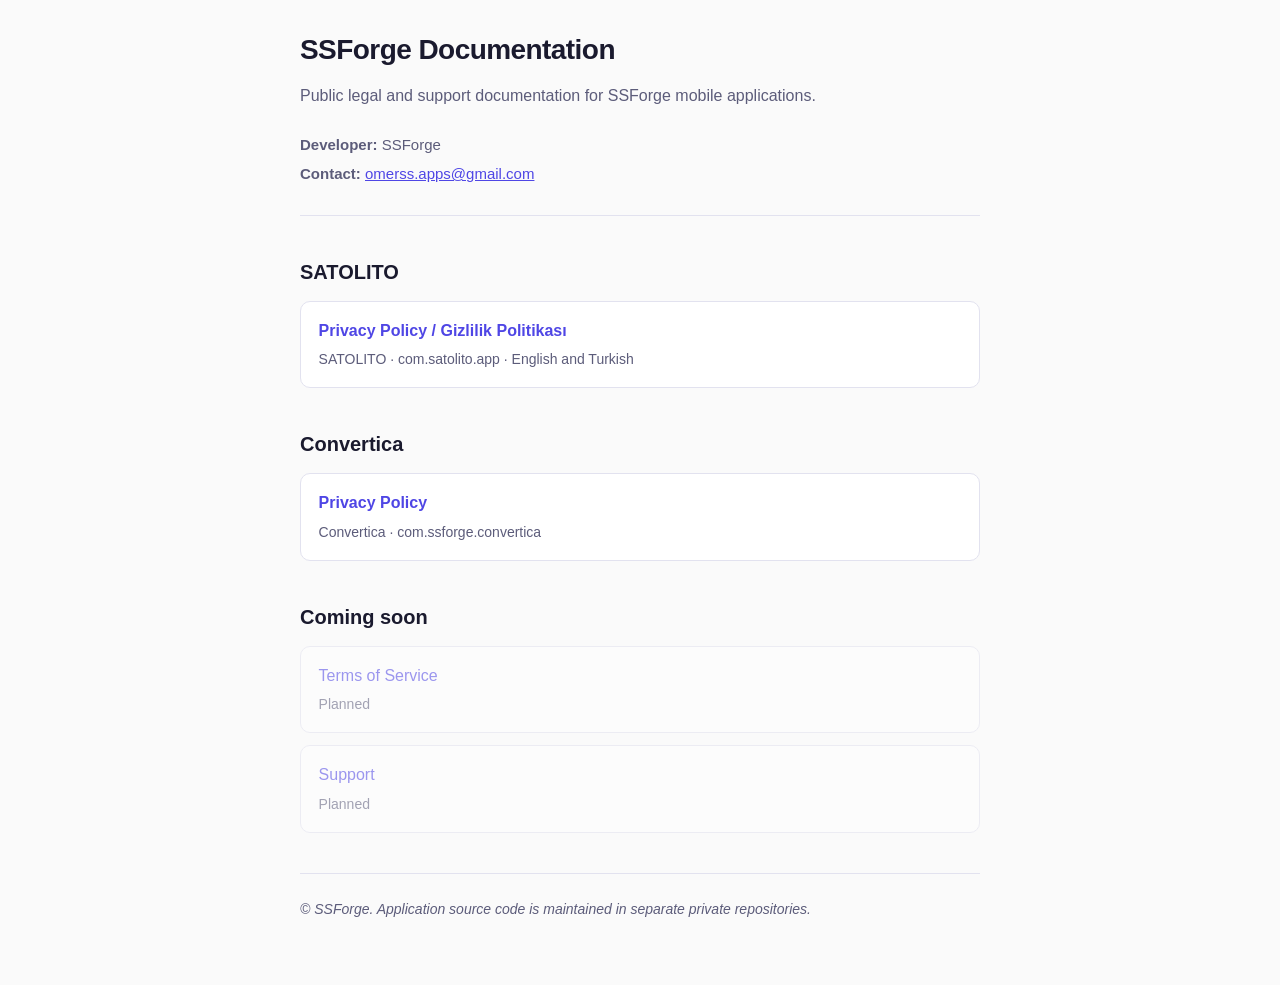
<file: docs/index.html>
<!DOCTYPE html>
<html lang="en">
<head>
  <meta charset="utf-8">
  <meta name="viewport" content="width=device-width, initial-scale=1">
  <title>SSForge Documentation</title>
  <meta name="description" content="Public documentation for SSForge mobile applications.">
  <link rel="stylesheet" href="assets/style.css">
  <style>
    .hub-intro { color: var(--muted); margin-bottom: 1.5rem; }
    .doc-list { list-style: none; padding: 0; margin: 0; }
    .doc-list li { margin-bottom: 0.75rem; }
    .doc-list a {
      display: block;
      padding: 1rem 1.1rem;
      border: 1px solid var(--border);
      border-radius: 10px;
      background: var(--card);
      text-decoration: none;
      font-weight: 600;
    }
    .doc-list a span {
      display: block;
      font-weight: 400;
      font-size: 0.875rem;
      color: var(--muted);
      margin-top: 0.25rem;
    }
    .doc-list a:hover { border-color: var(--accent); }
    .doc-list li.muted a {
      font-weight: 500;
      opacity: 0.55;
      pointer-events: none;
    }
  </style>
</head>
<body>
  <div class="wrapper">
    <header>
      <h1>SSForge Documentation</h1>
      <p class="hub-intro">Public legal and support documentation for SSForge mobile applications.</p>
      <div class="meta">
        <p><strong>Developer:</strong> SSForge</p>
        <p><strong>Contact:</strong> <a href="mailto:omerss.apps@gmail.com">omerss.apps@gmail.com</a></p>
      </div>
    </header>

    <main>
      <h2>SATOLITO</h2>
      <ul class="doc-list">
        <li>
          <a href="satolito/privacy-policy/">
            Privacy Policy / Gizlilik Politikası
            <span>SATOLITO · com.satolito.app · English and Turkish</span>
          </a>
        </li>
      </ul>

      <h2>Convertica</h2>
      <ul class="doc-list">
        <li>
          <a href="privacy-policy/">
            Privacy Policy
            <span>Convertica · com.ssforge.convertica</span>
          </a>
        </li>
      </ul>

      <h2>Coming soon</h2>
      <ul class="doc-list">
        <li class="muted"><a href="#">Terms of Service<span>Planned</span></a></li>
        <li class="muted"><a href="#">Support<span>Planned</span></a></li>
      </ul>
    </main>

    <footer>
      <p><em>© SSForge. Application source code is maintained in separate private repositories.</em></p>
    </footer>
  </div>
</body>
</html>
</file>
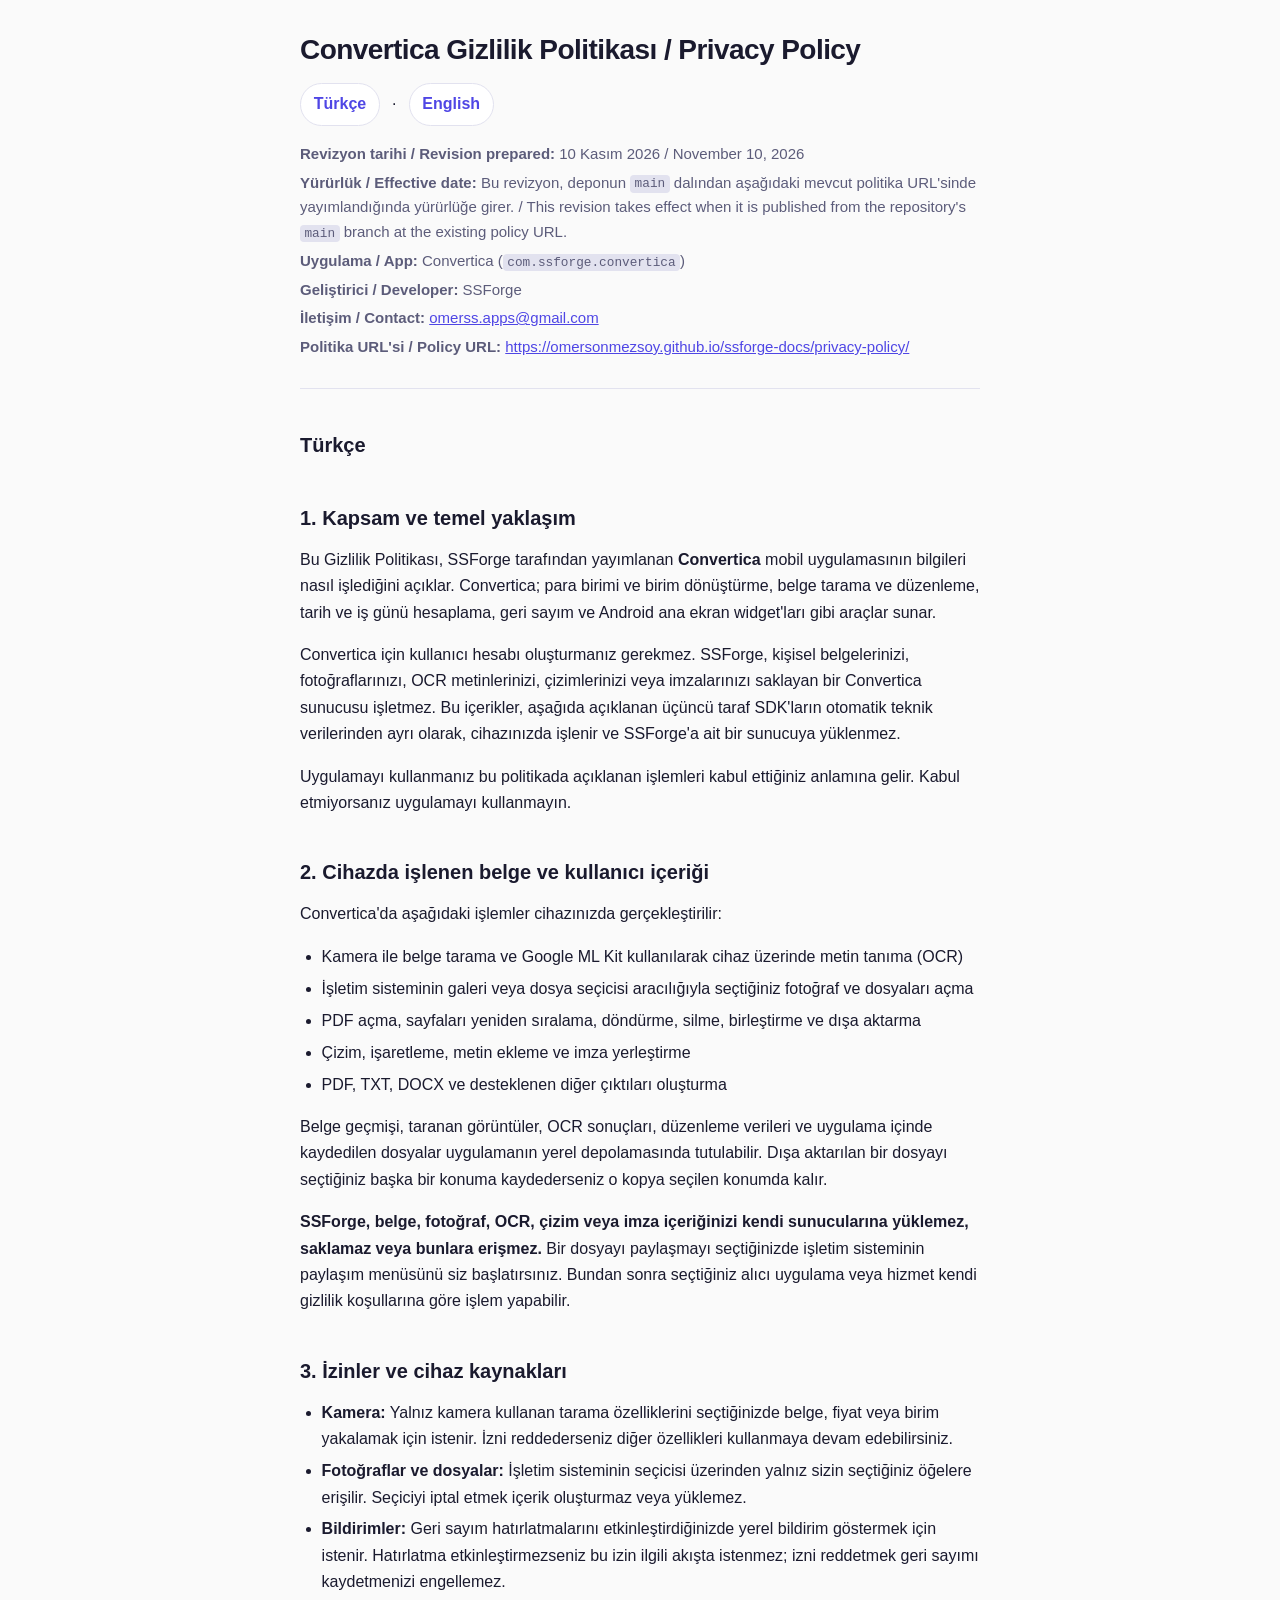
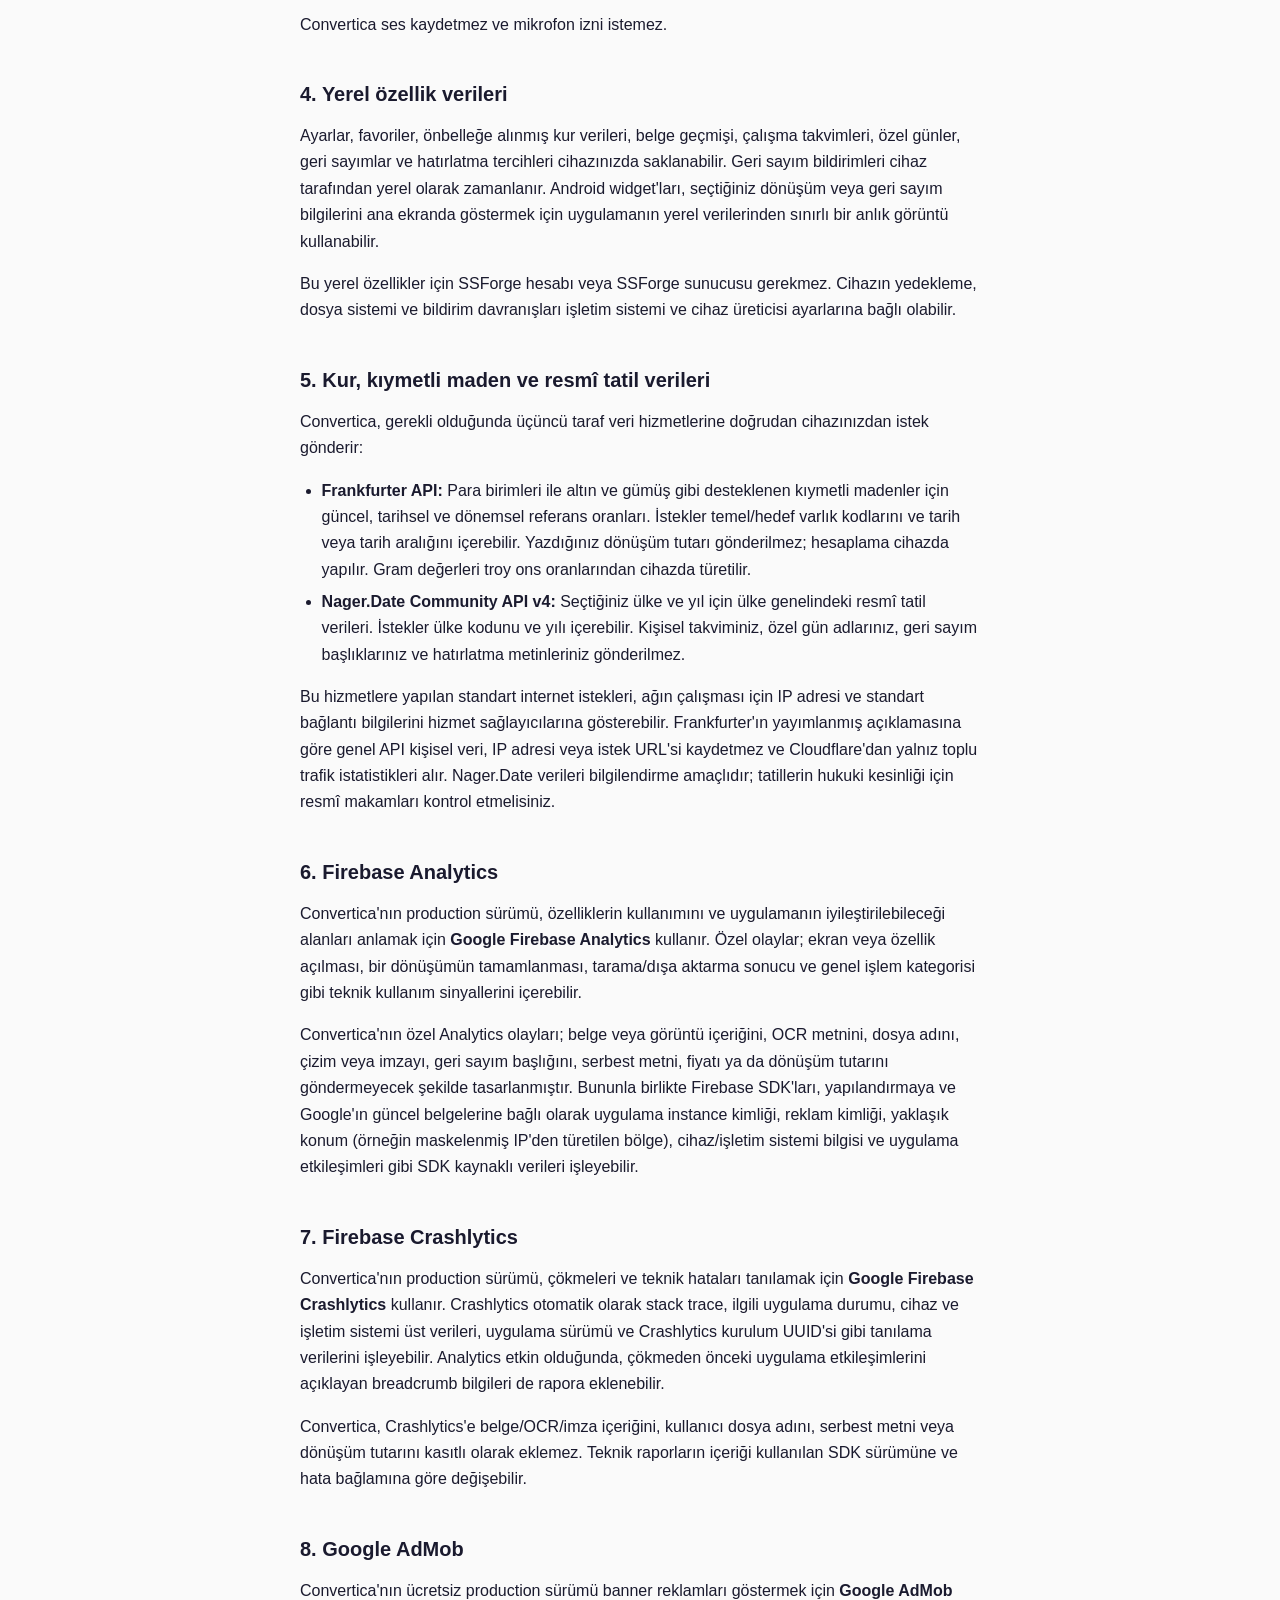
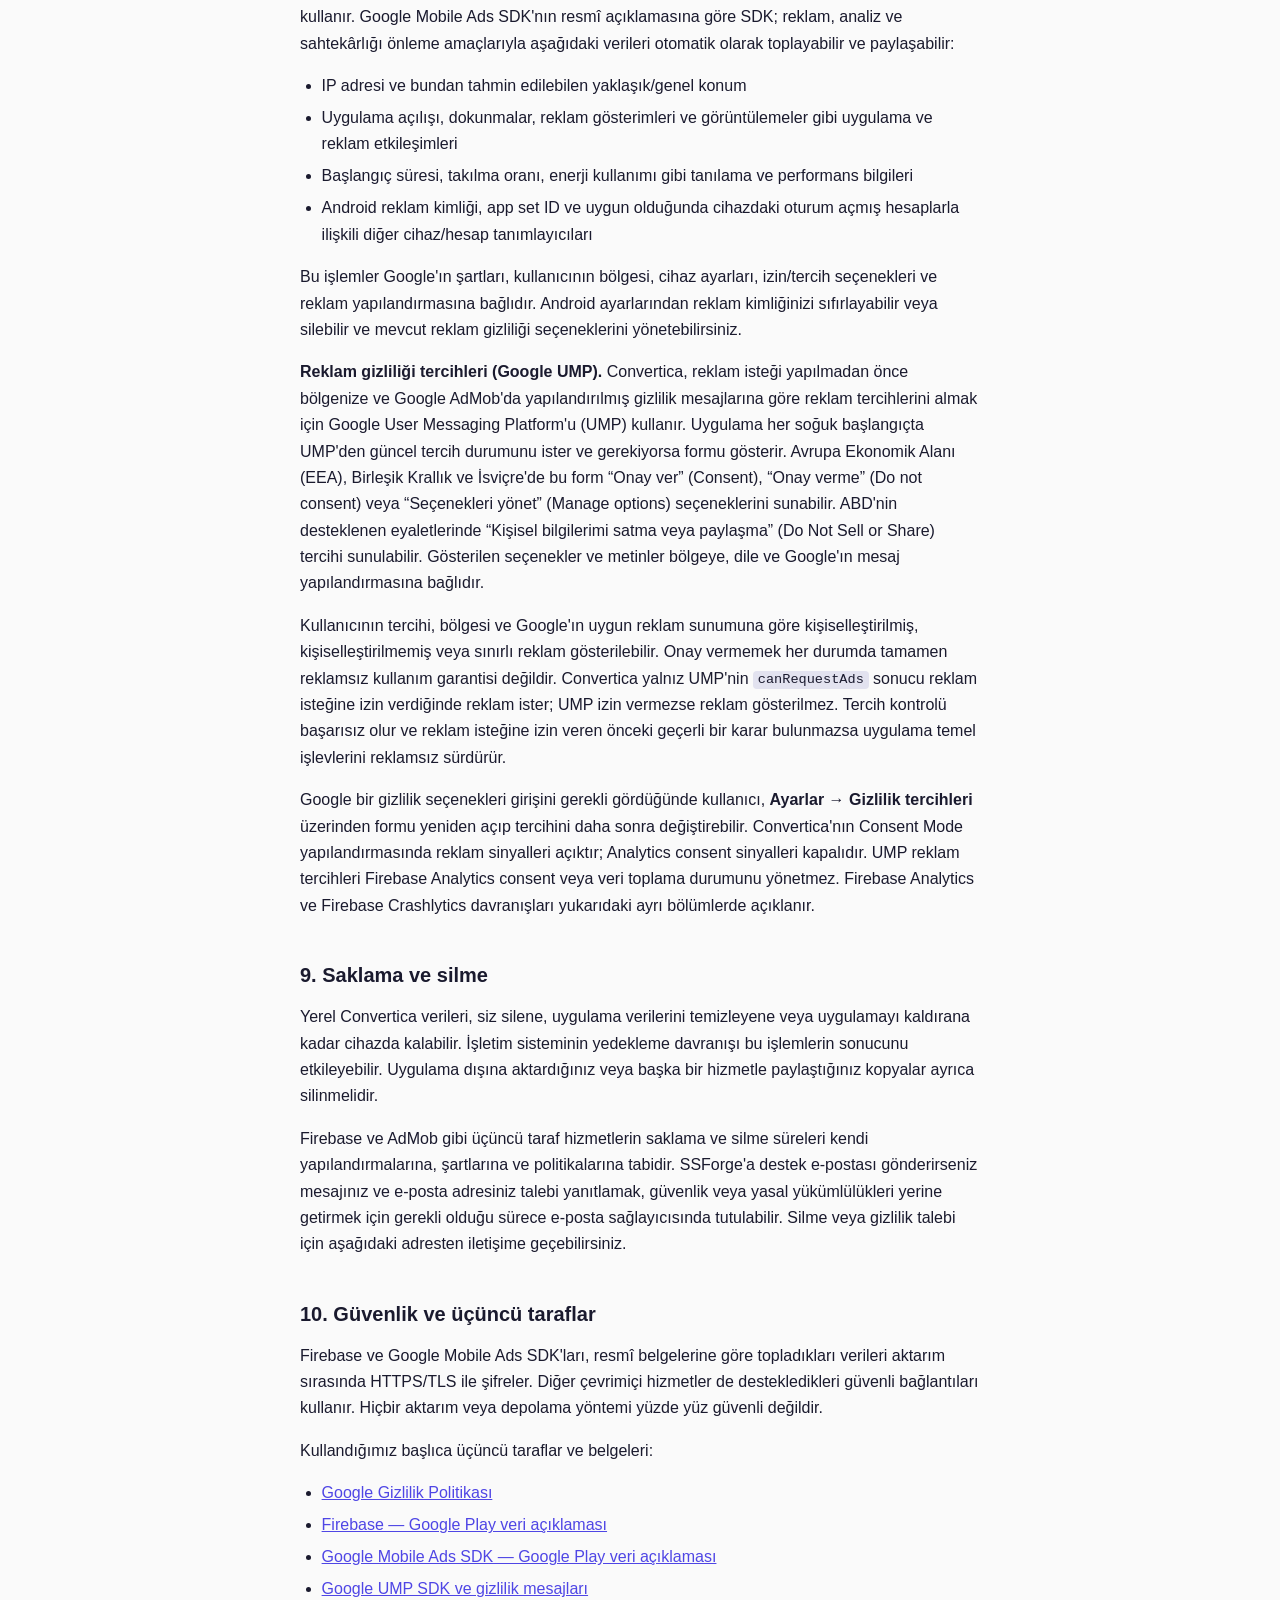
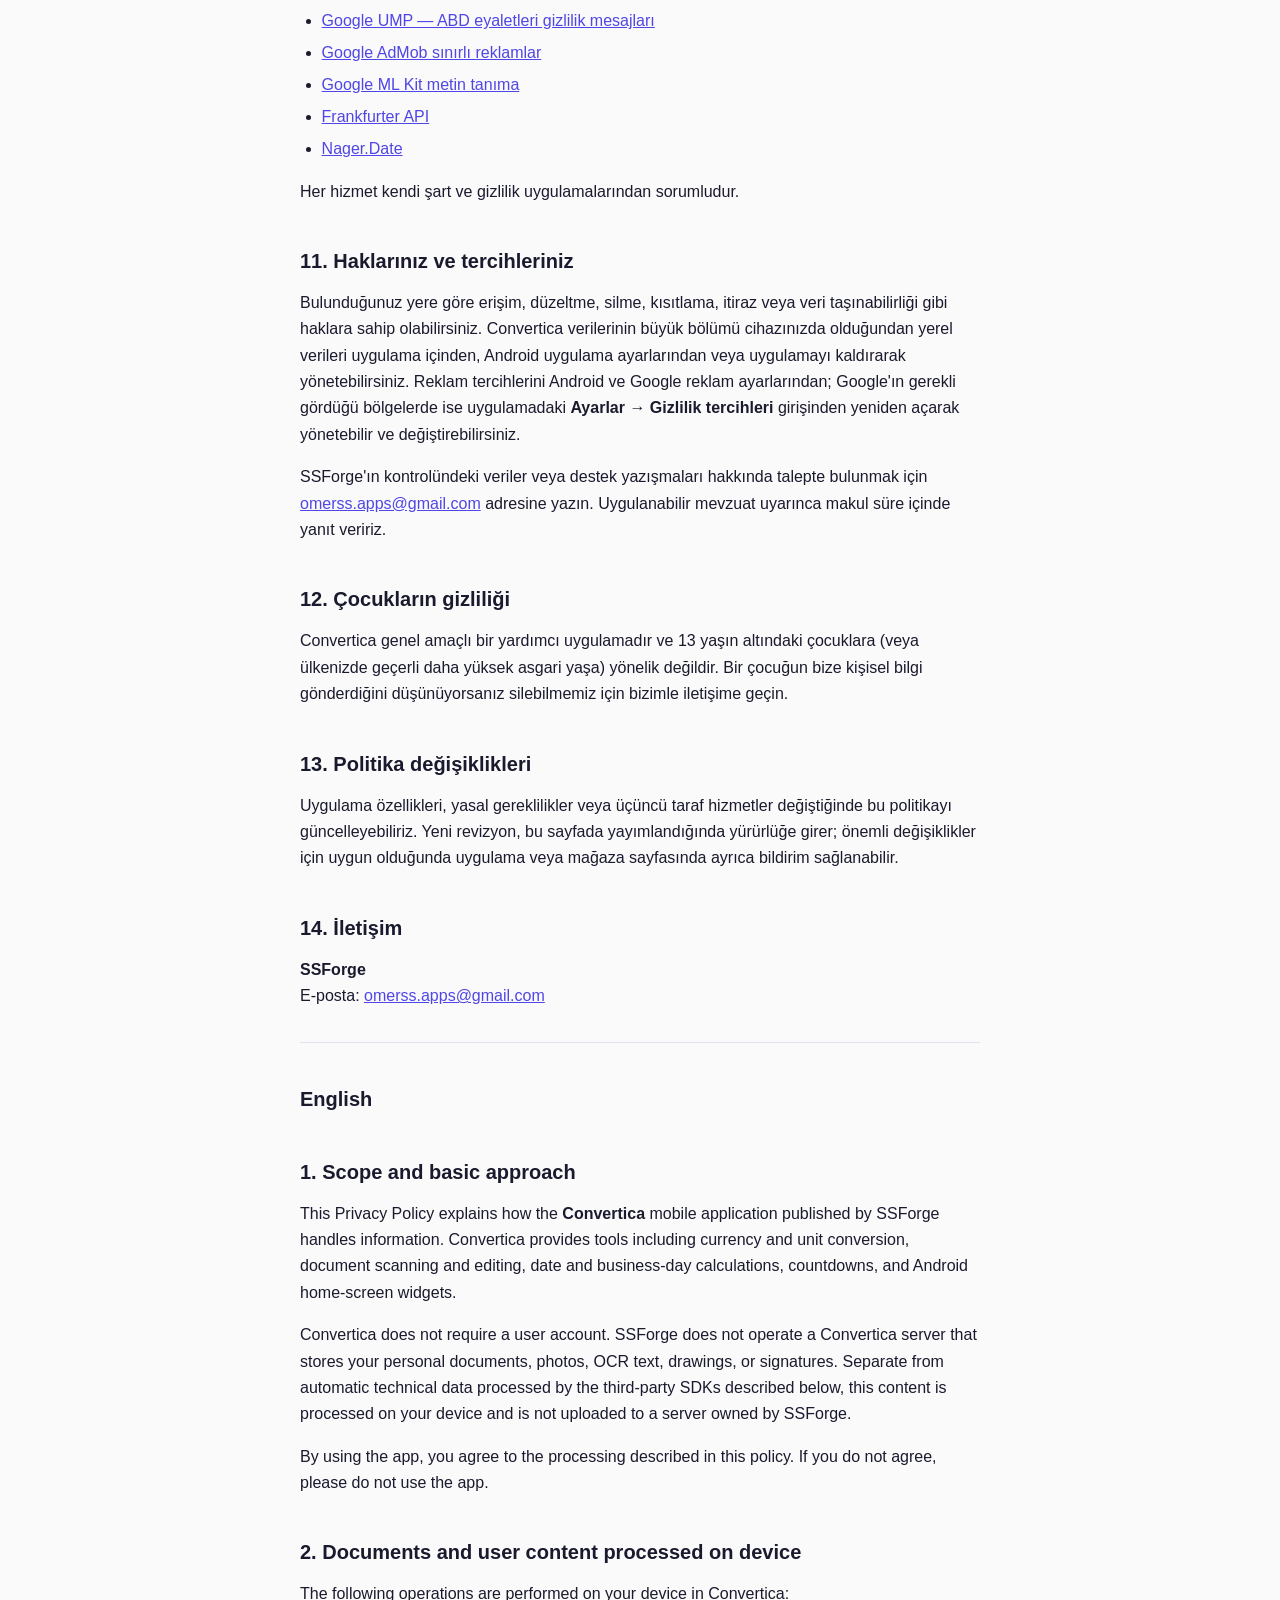
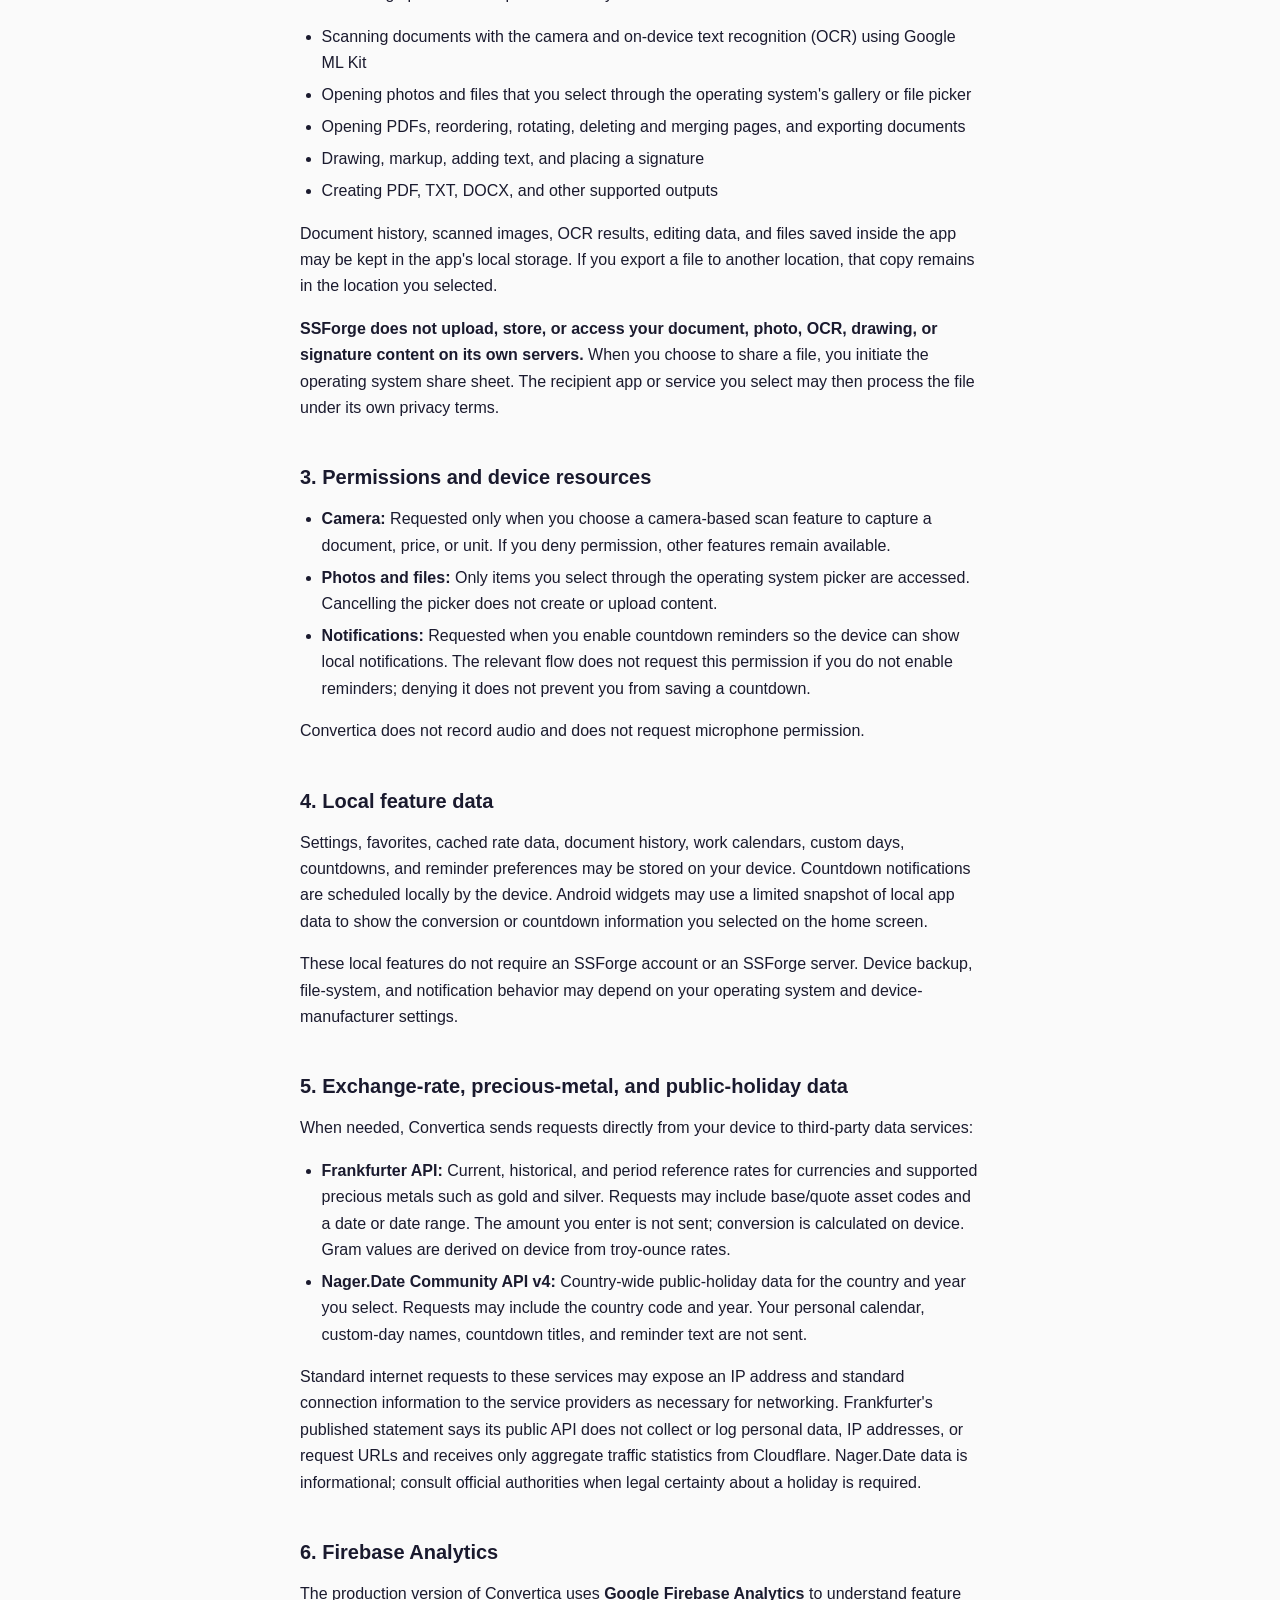
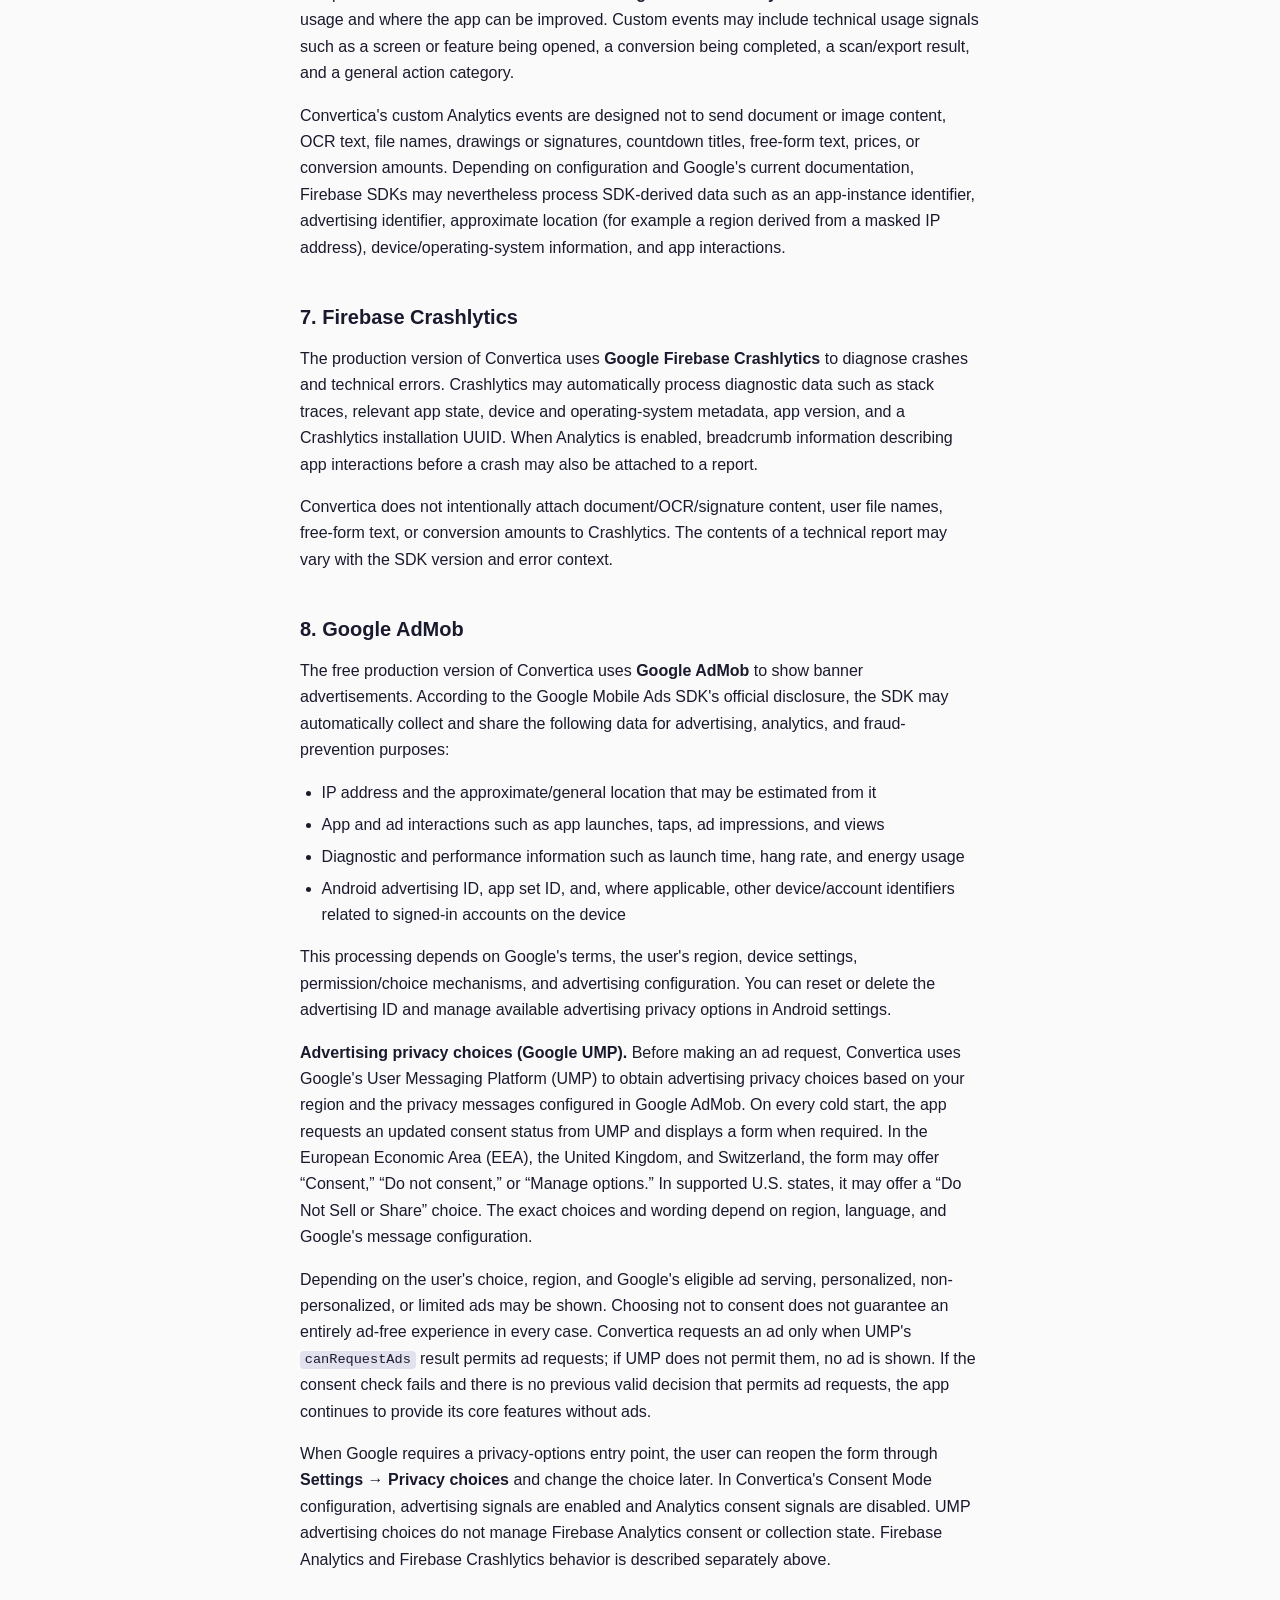
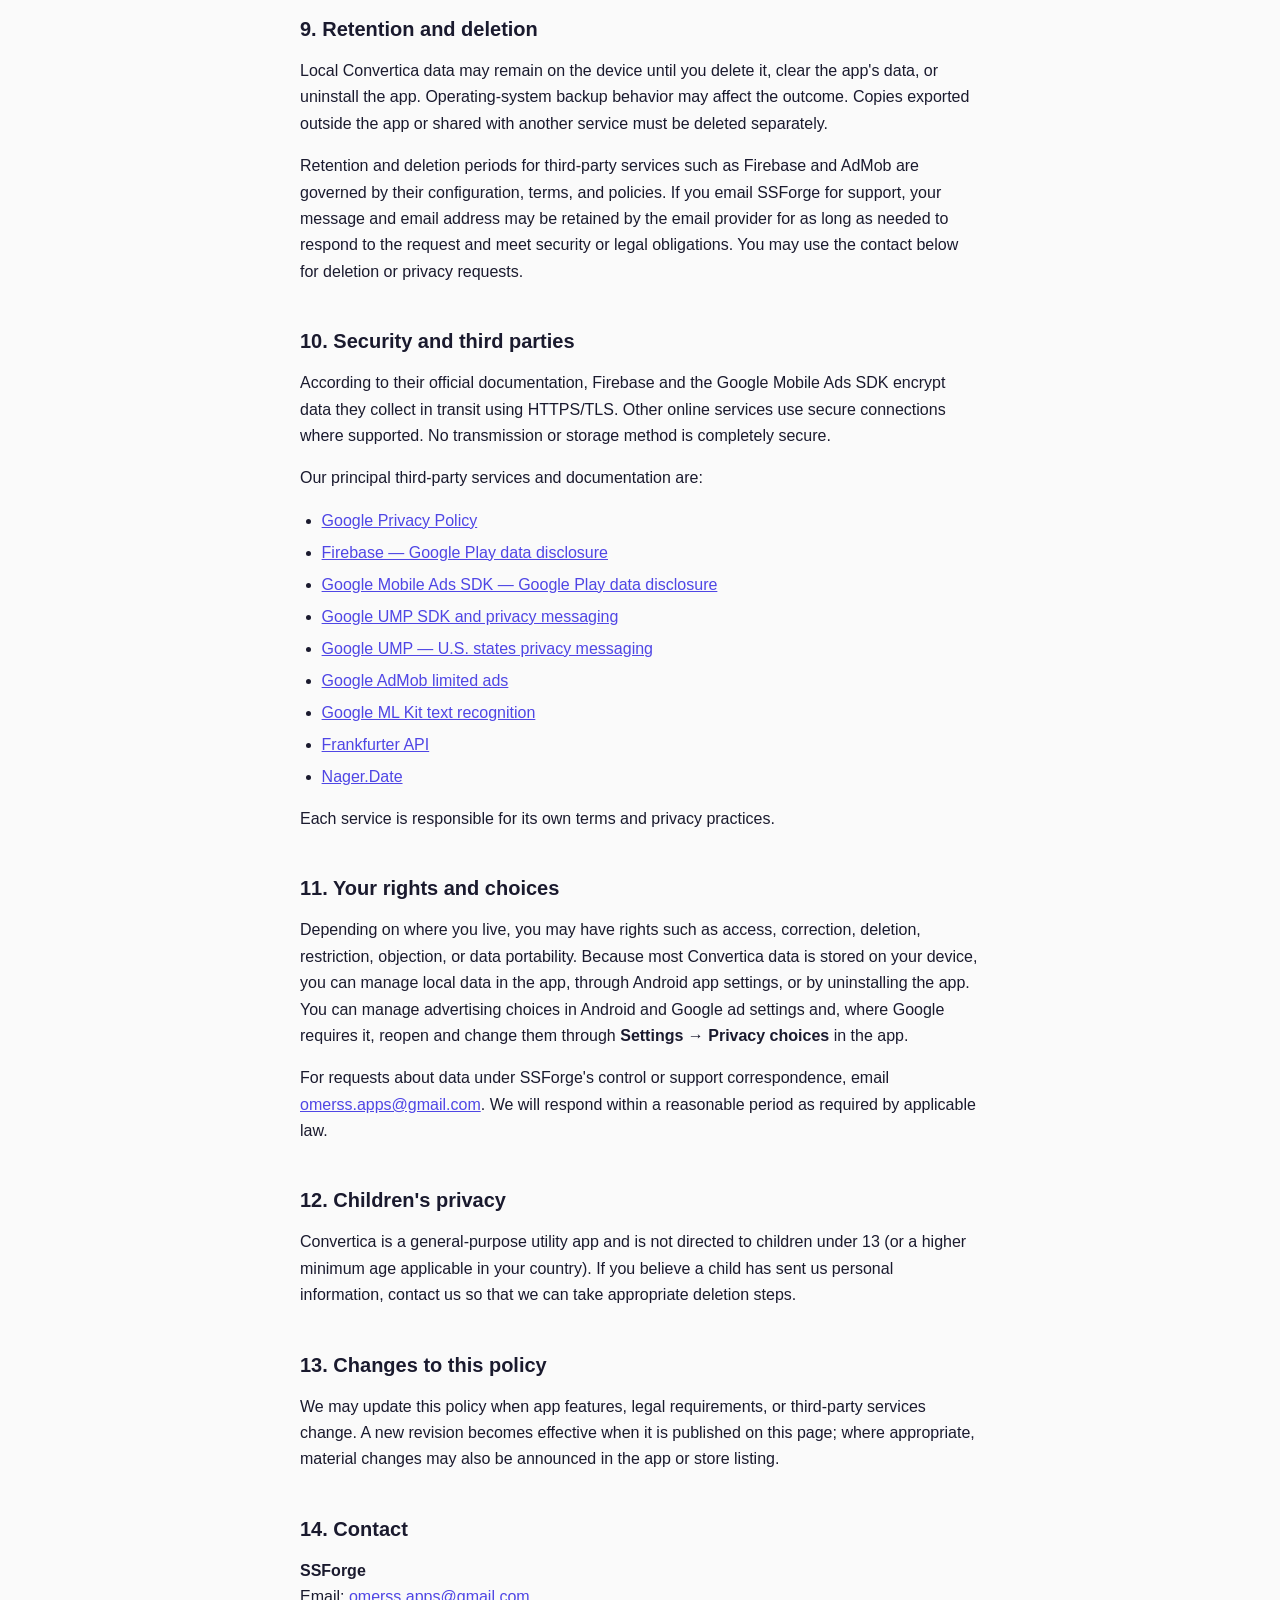
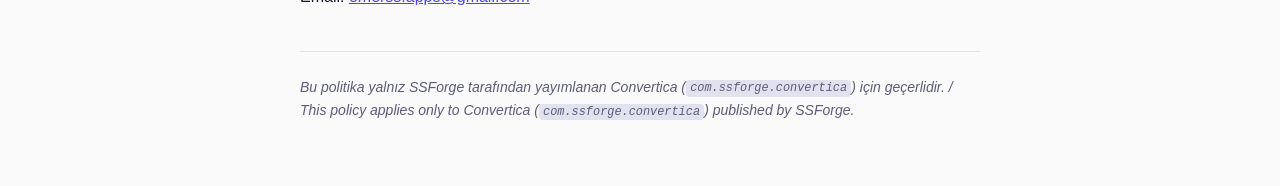
<file: docs/convertica/index.html>
<!DOCTYPE html>
<html lang="en">
<head>
  <meta charset="utf-8">
  <meta name="viewport" content="width=device-width, initial-scale=1">
  <title>Convertica — SSForge Documentation</title>
  <meta http-equiv="refresh" content="0; url=../privacy-policy/">
  <link rel="canonical" href="../privacy-policy/">
  <link rel="stylesheet" href="../assets/style.css">
</head>
<body>
  <div class="wrapper">
    <p><a href="../privacy-policy/">Convertica Privacy Policy</a></p>
    <p><a href="../">← SSForge Documentation</a></p>
  </div>
</body>
</html>
</file>
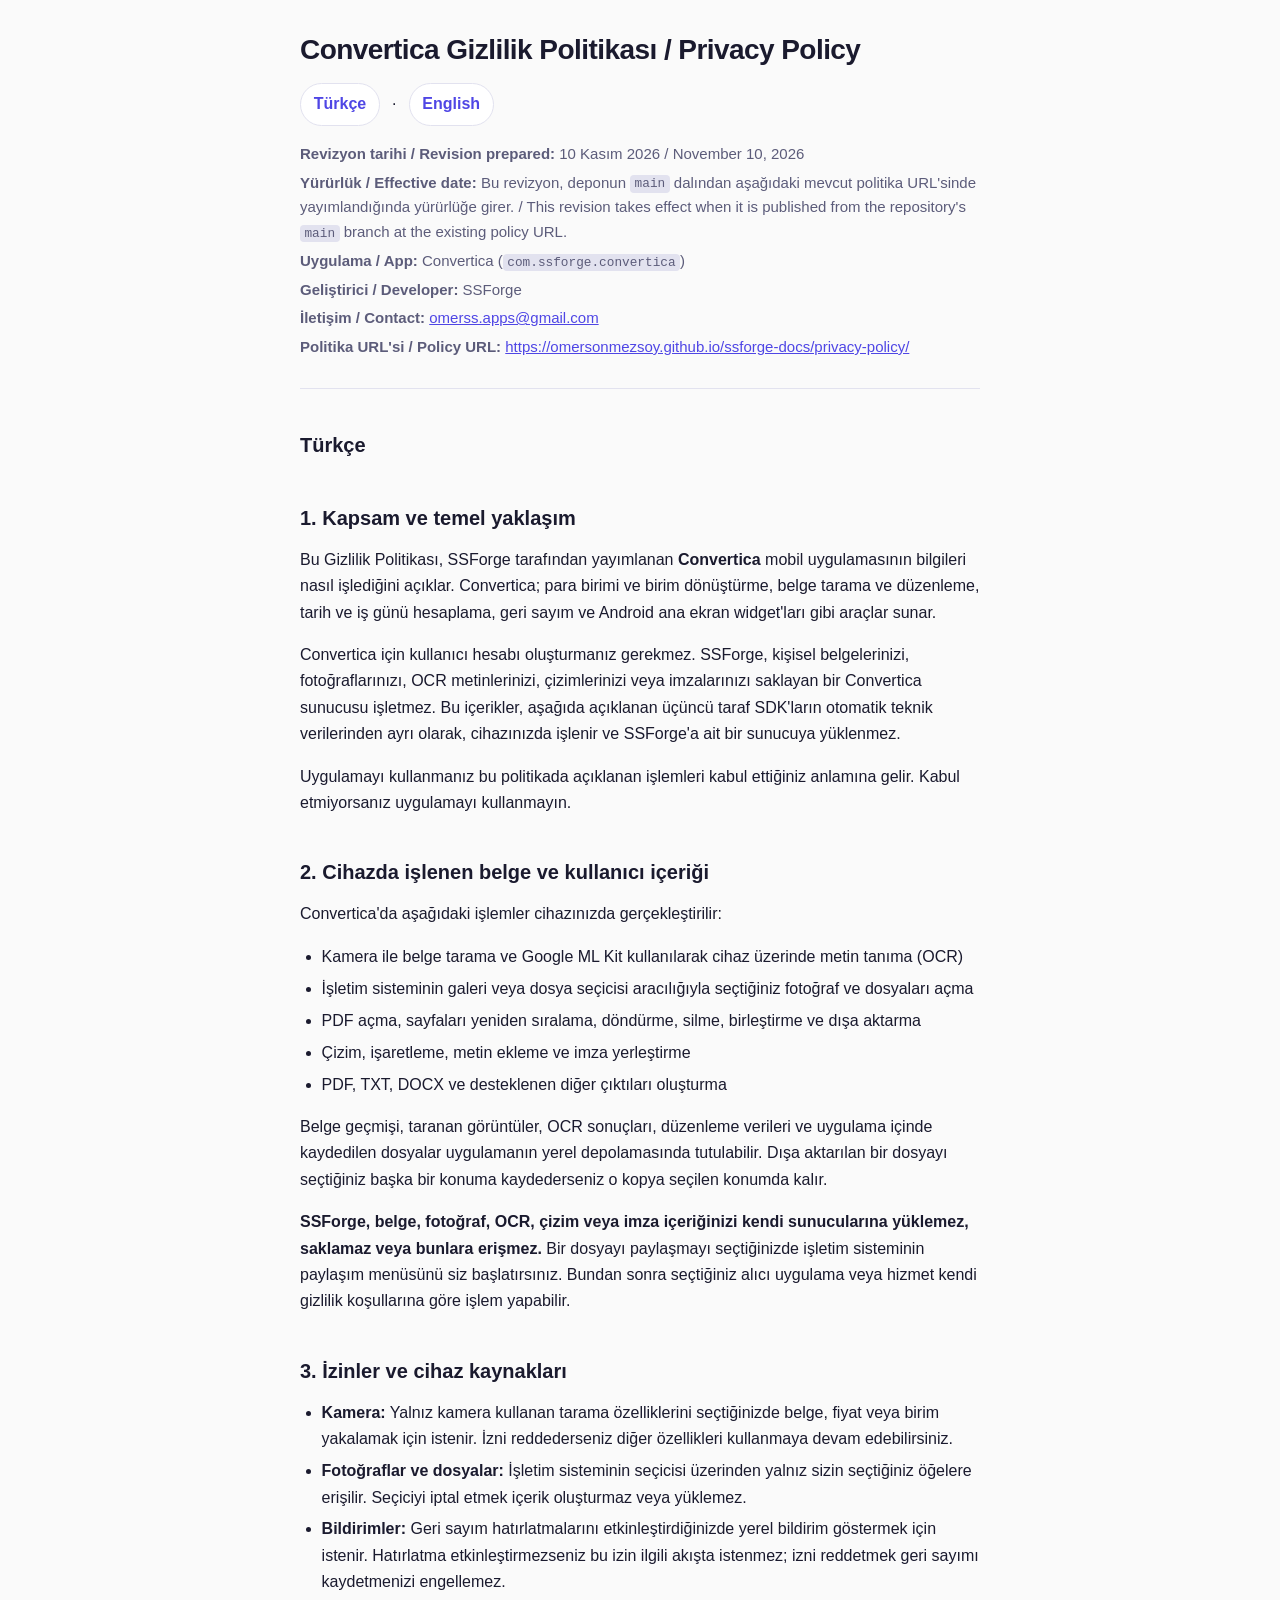
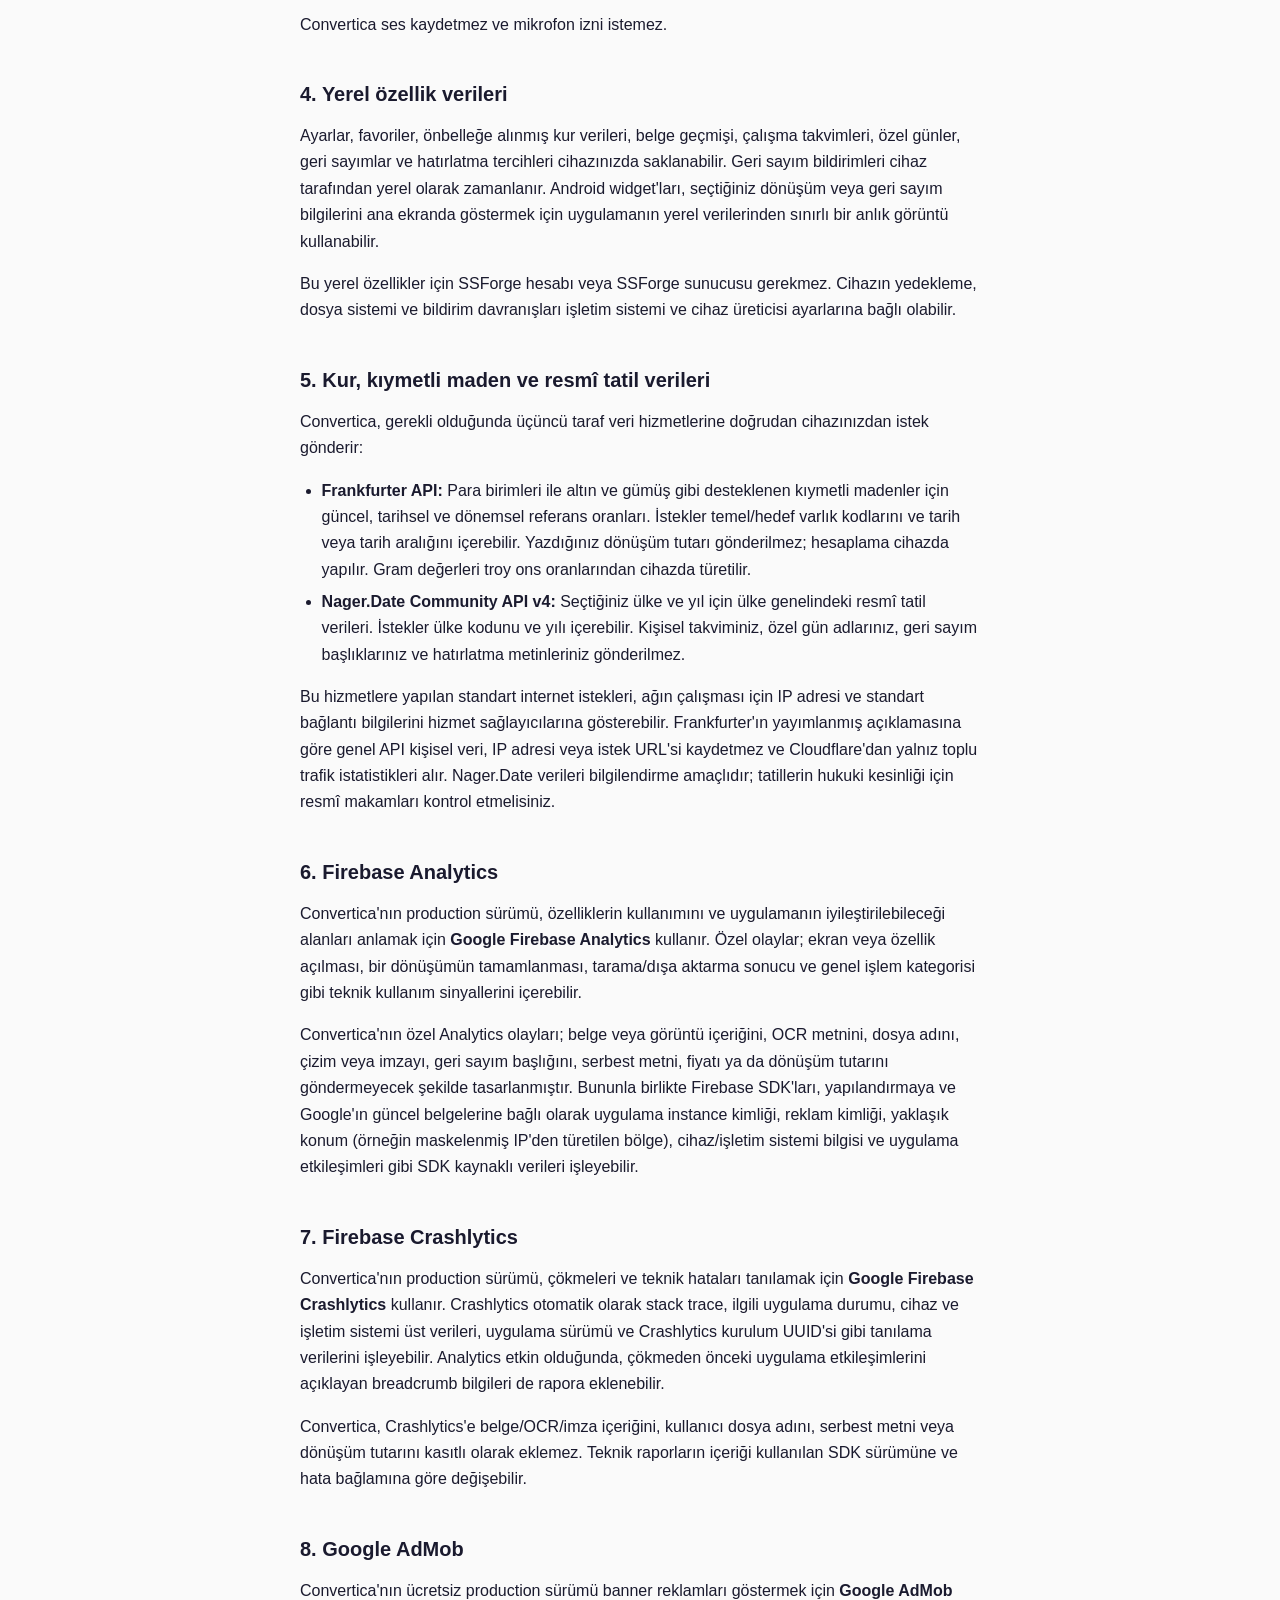
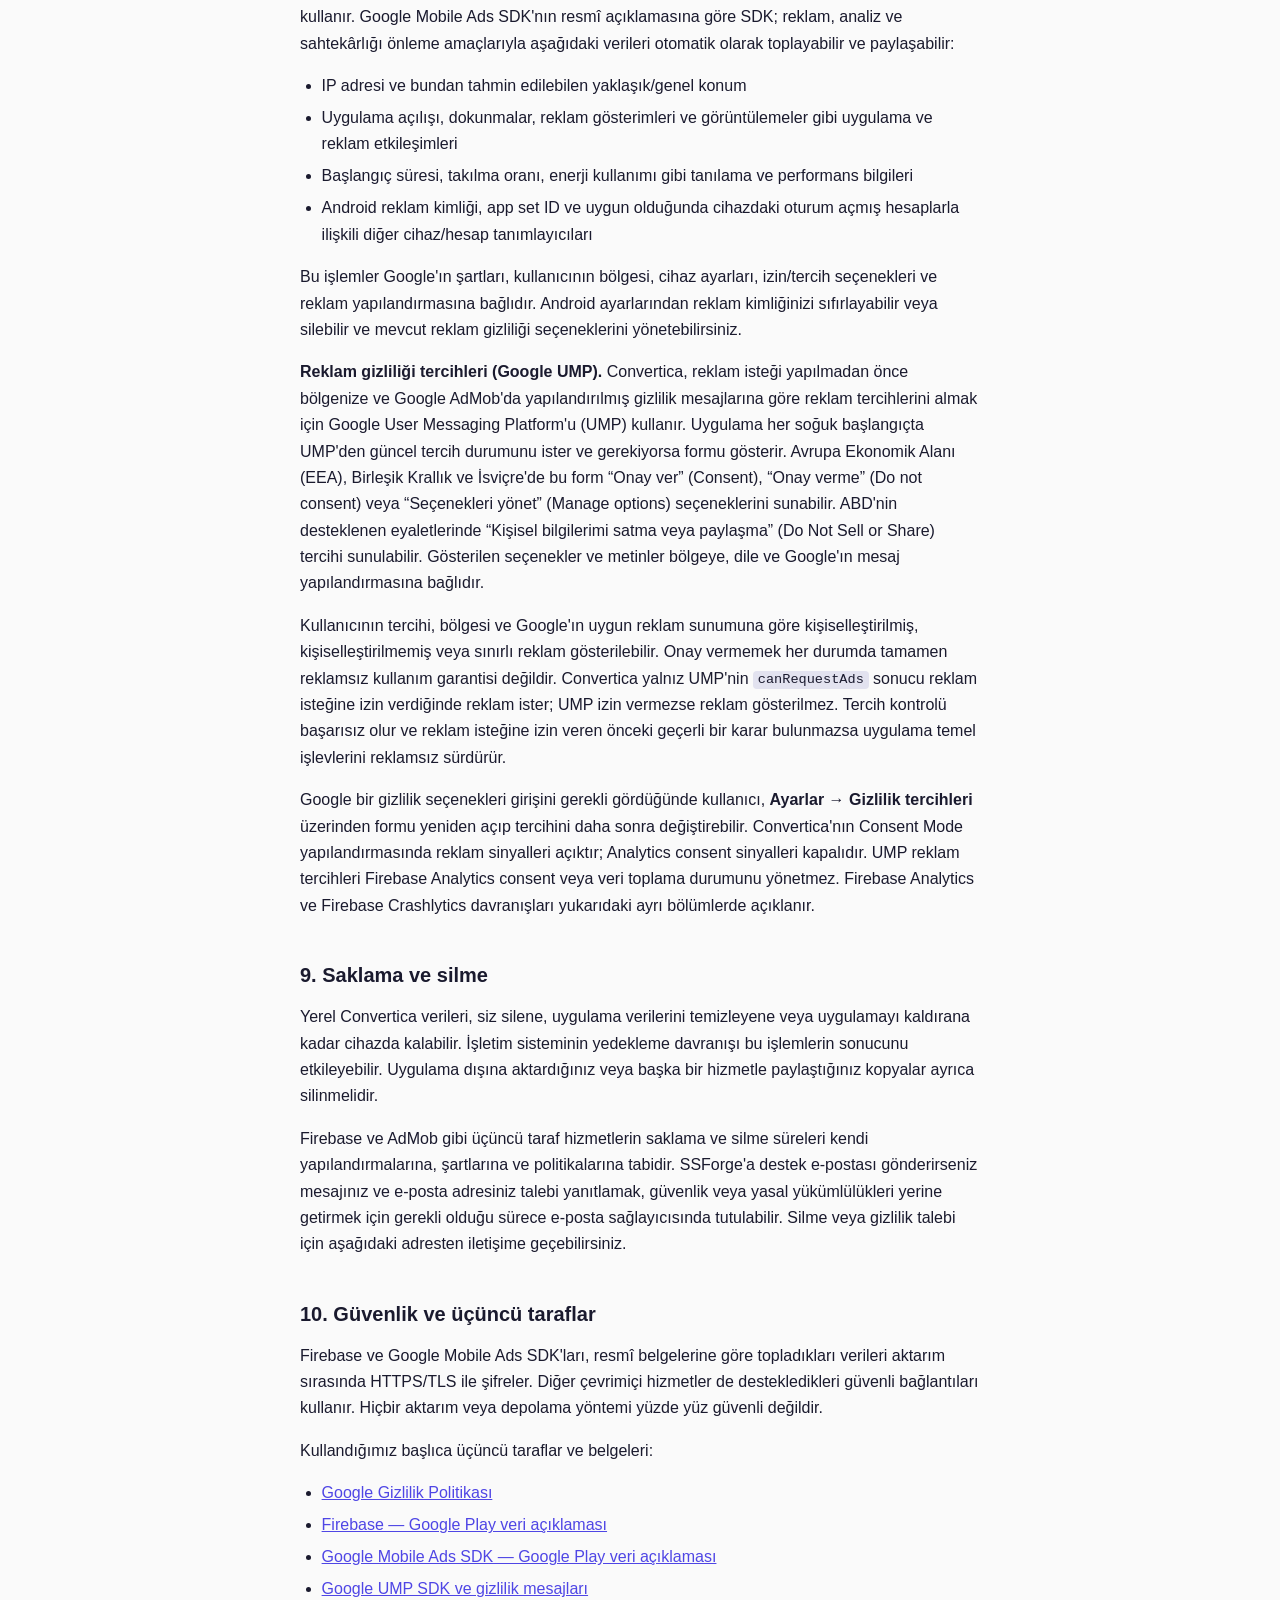
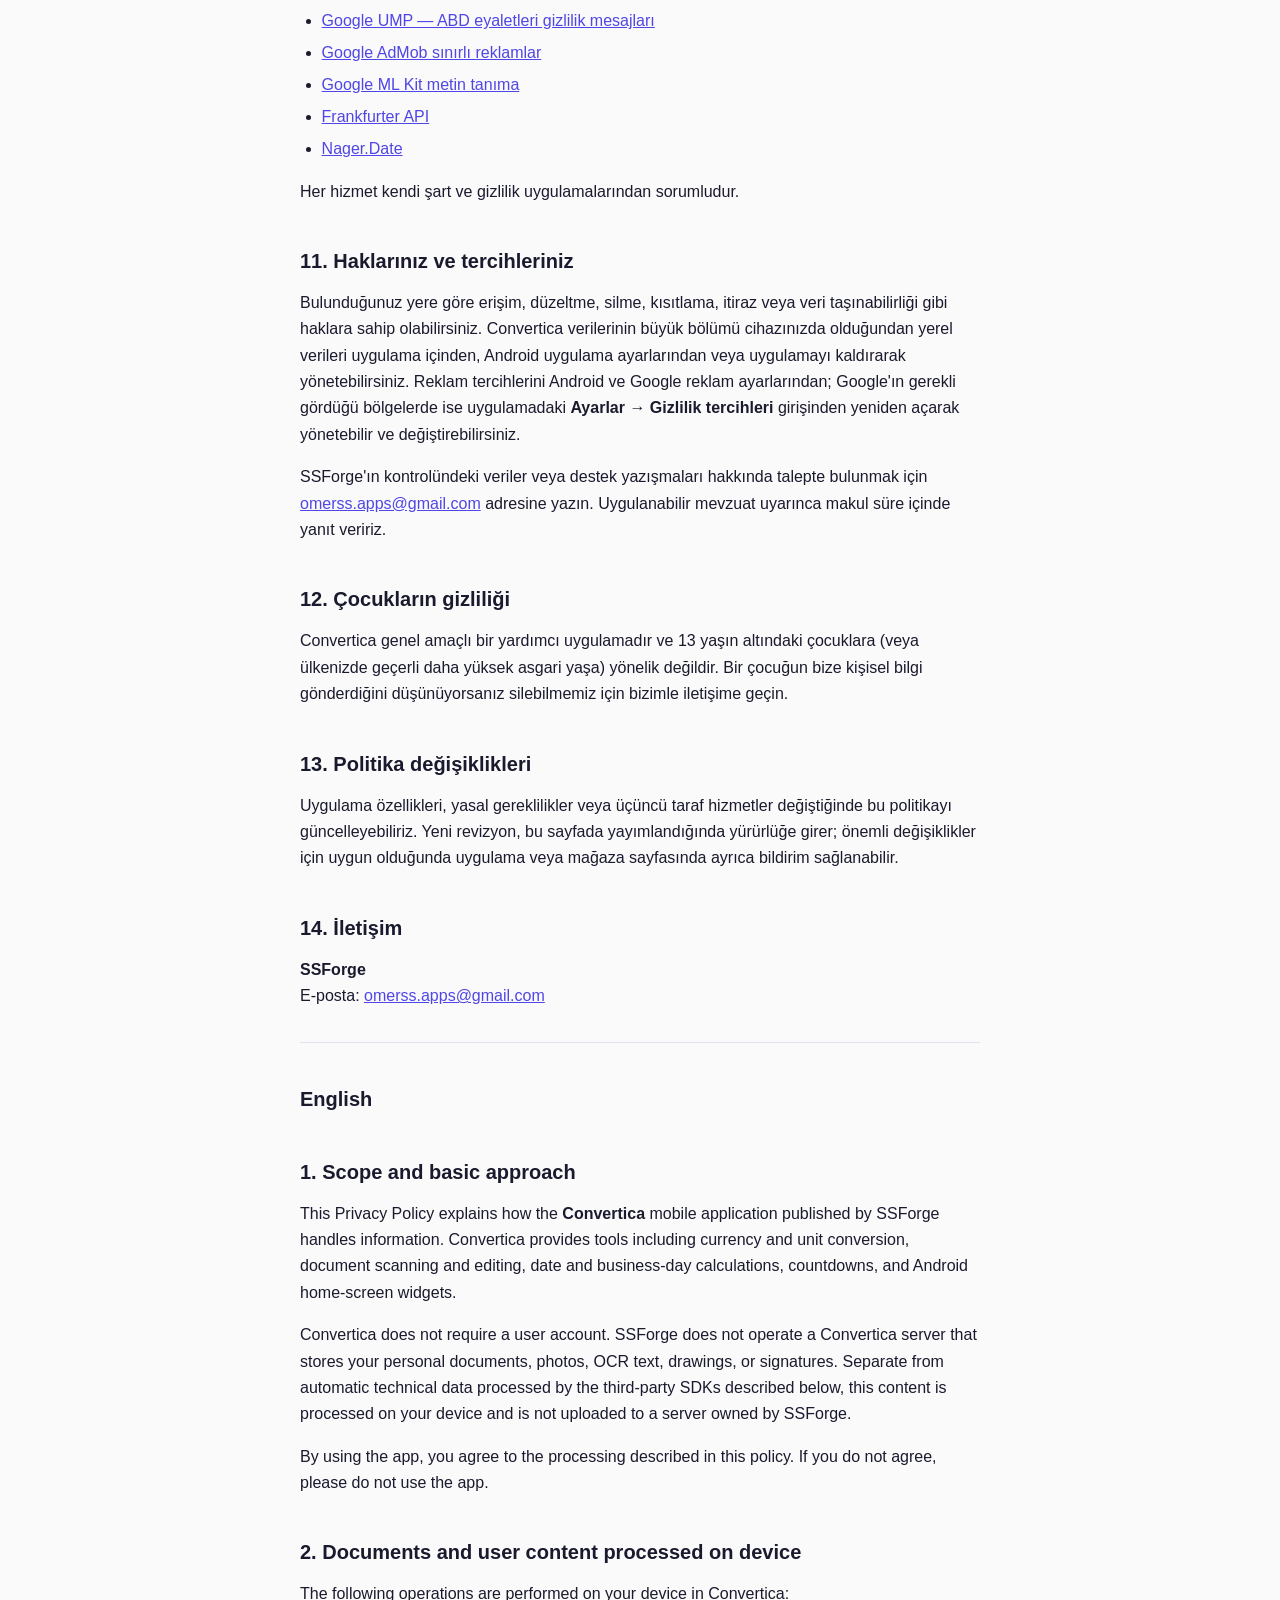
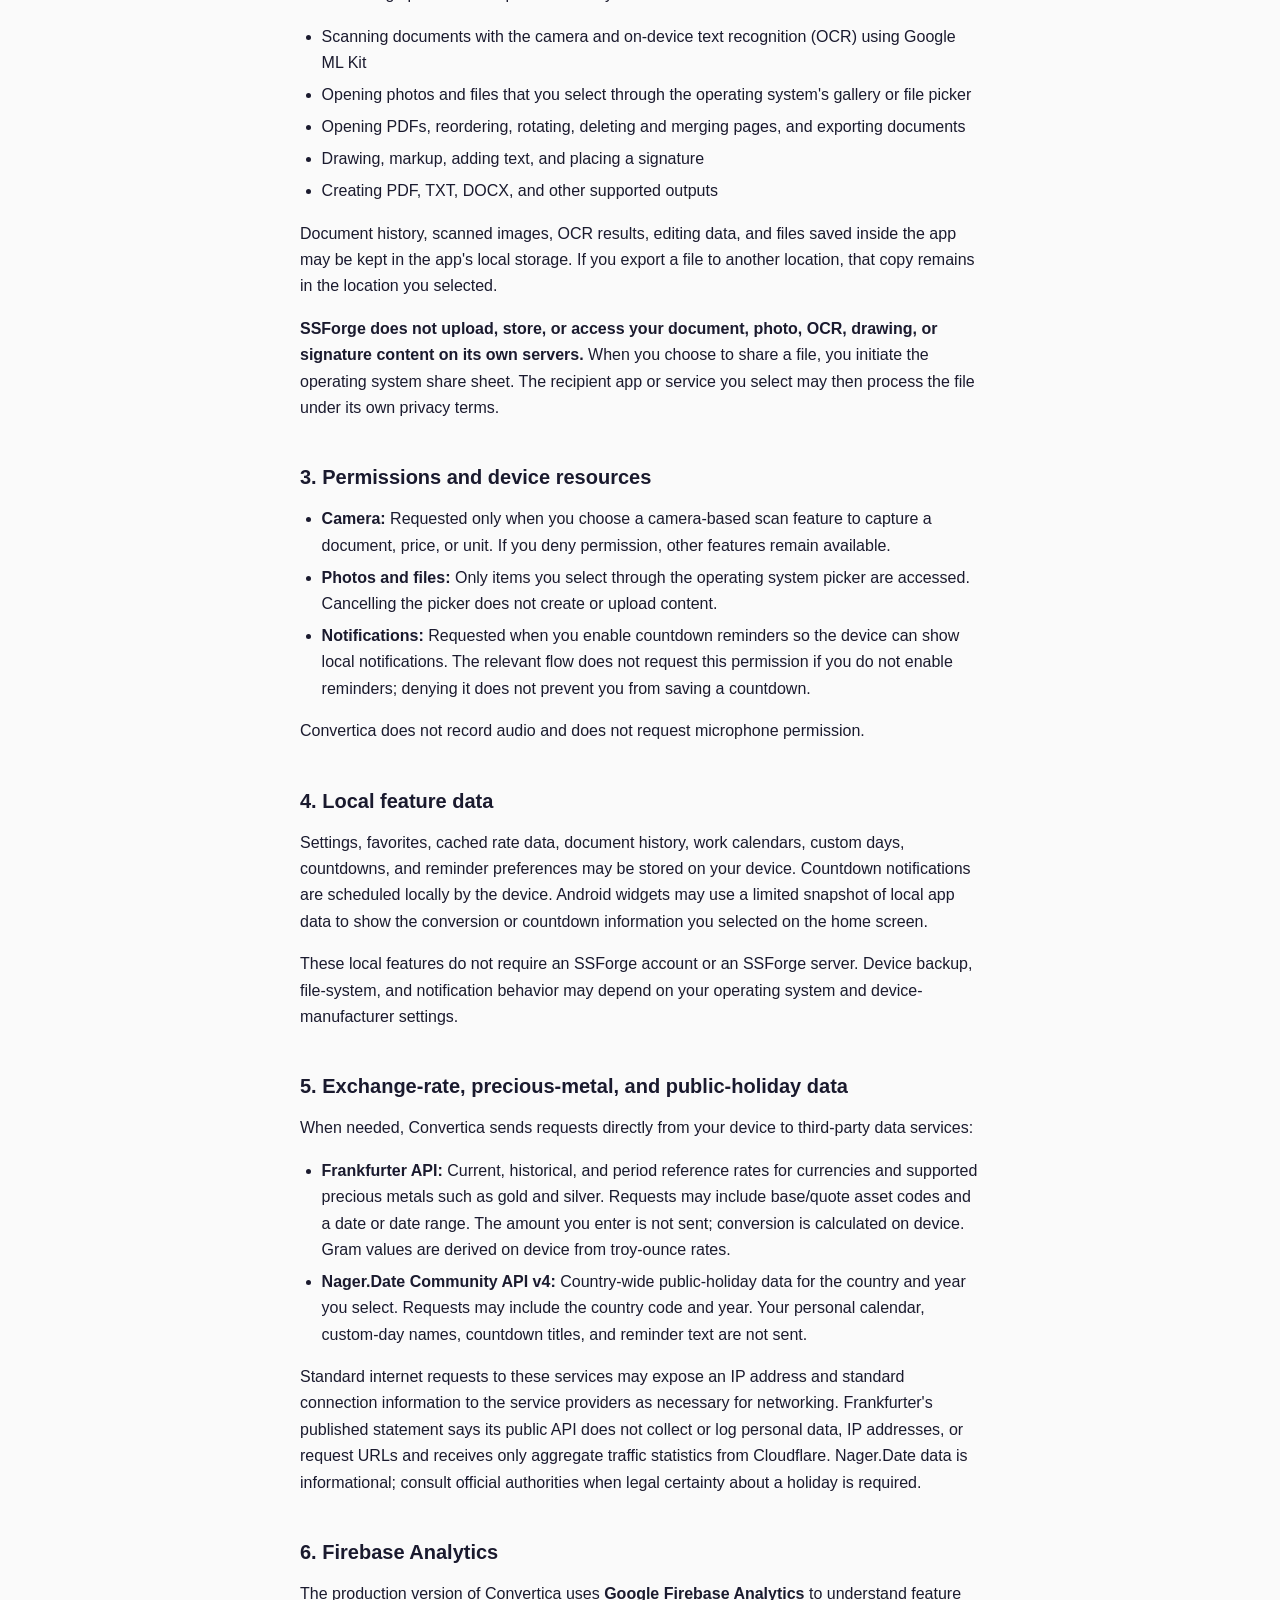
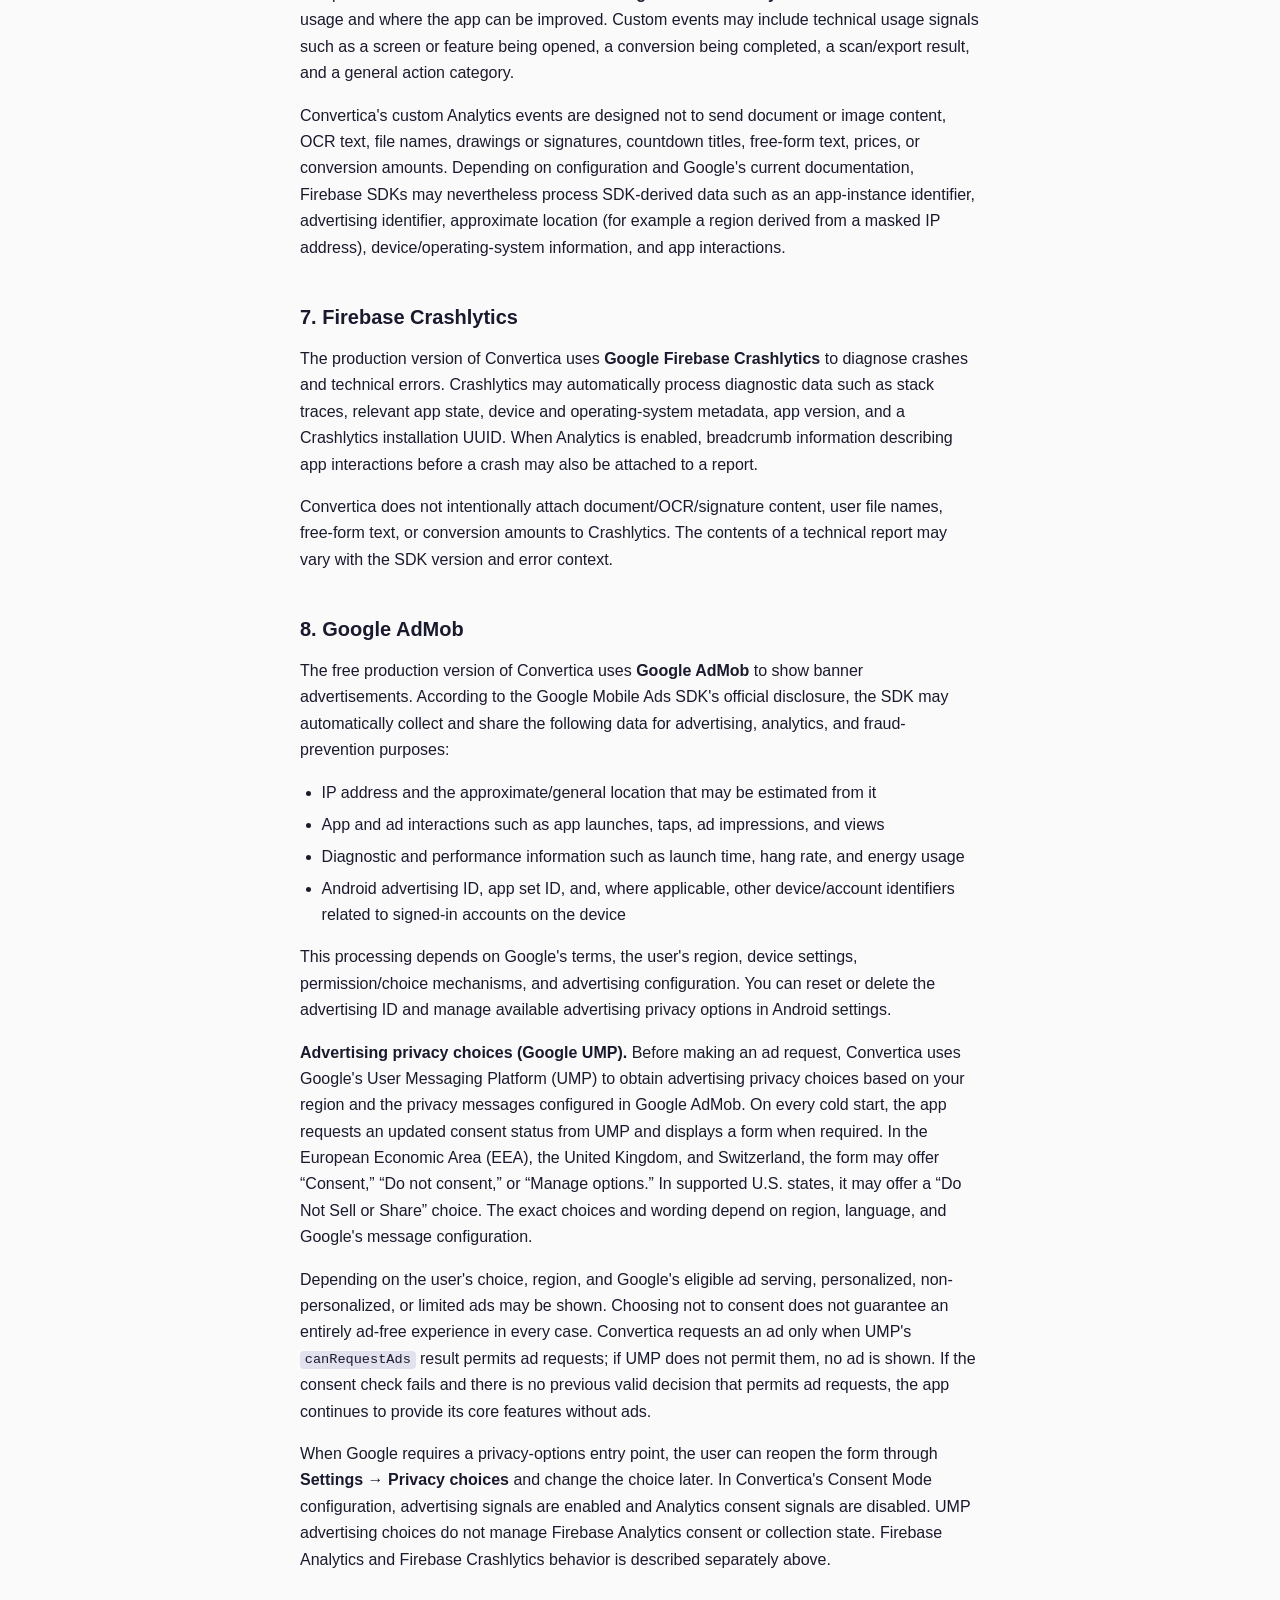
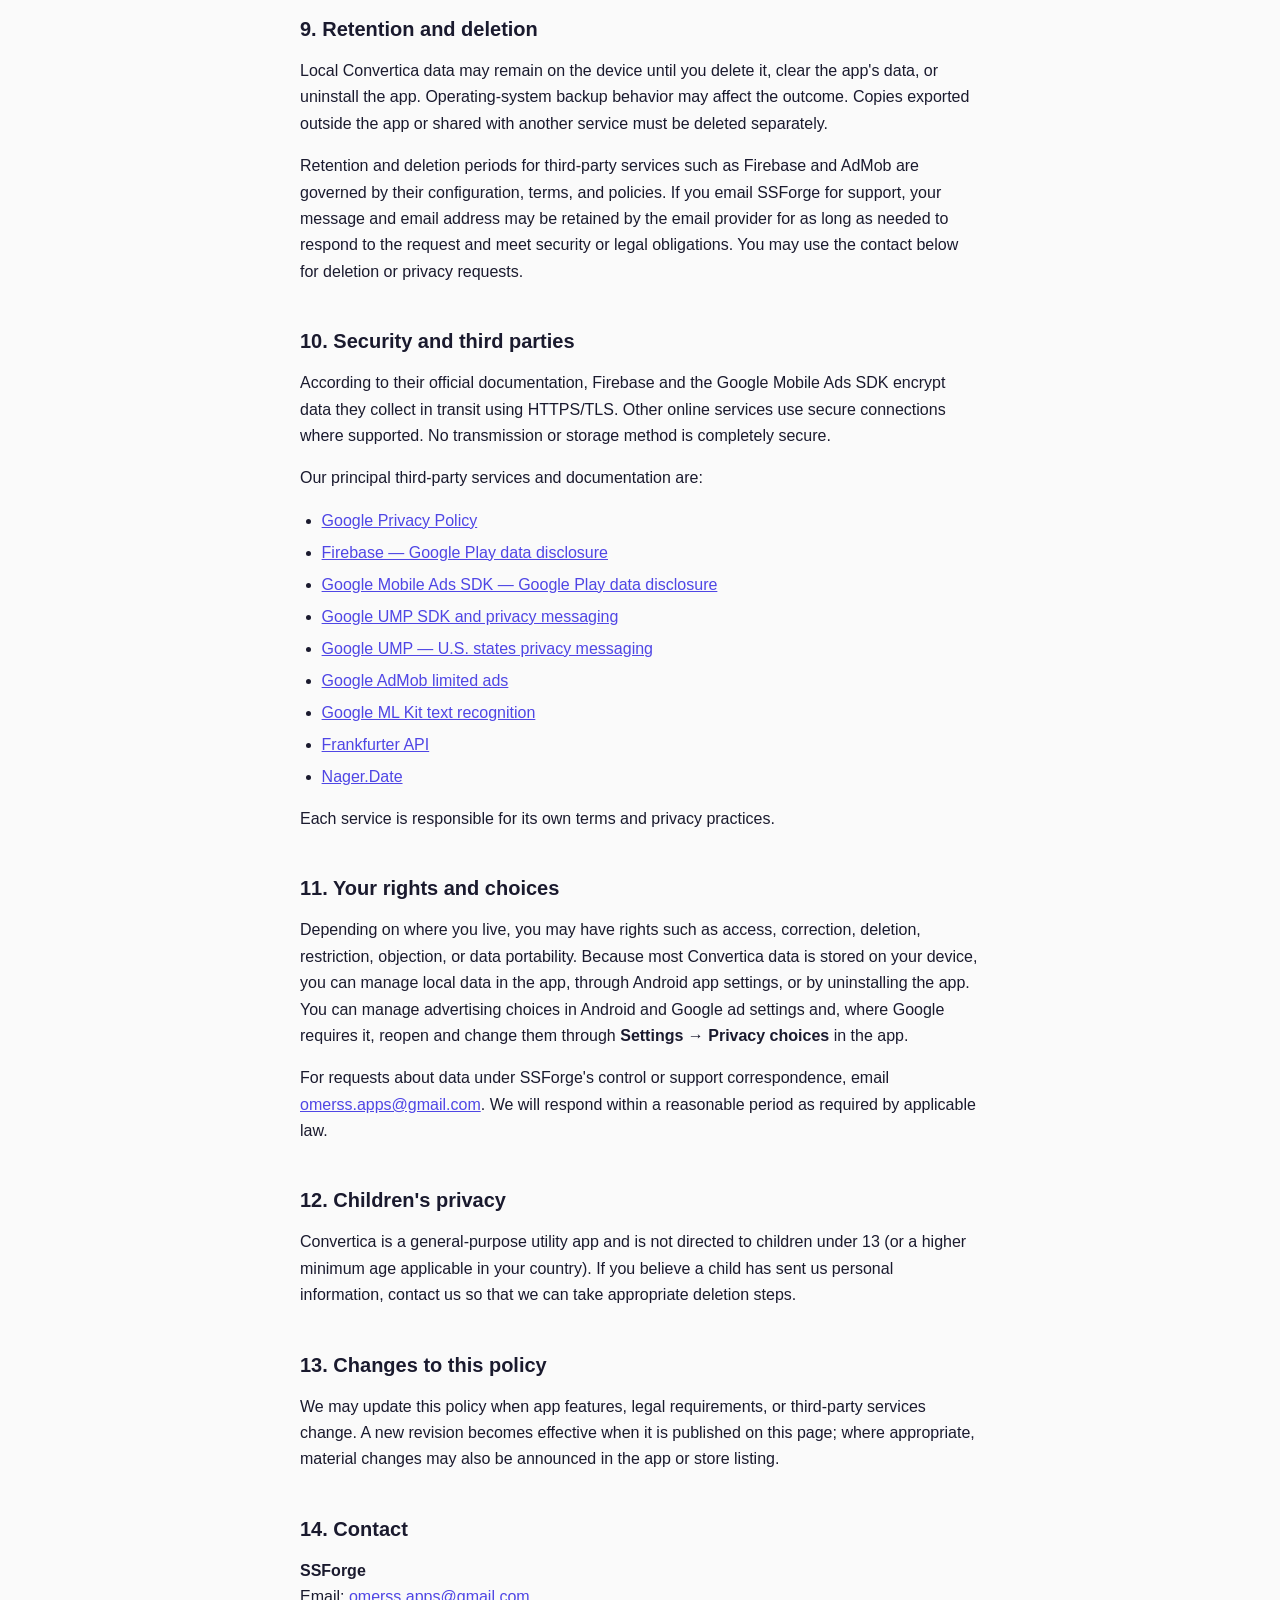
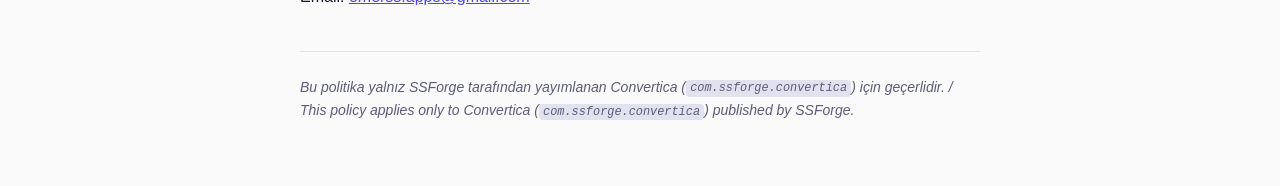
<file: docs/privacy-policy/index.html>
<!DOCTYPE html>
<html lang="tr">
<head>
  <meta charset="utf-8">
  <meta name="viewport" content="width=device-width, initial-scale=1">
  <title>Convertica Gizlilik Politikası / Privacy Policy</title>
  <meta name="description" content="Convertica gizlilik politikası ve privacy policy by SSForge.">
  <link rel="stylesheet" href="../assets/style.css">
  <style>
    .wrapper {
      overflow-wrap: anywhere;
    }
    .language-nav {
      display: flex;
      flex-wrap: wrap;
      align-items: center;
      gap: 0.75rem;
      margin: 1rem 0;
    }
    .language-nav a {
      display: inline-block;
      padding: 0.45rem 0.8rem;
      border: 1px solid var(--border);
      border-radius: 999px;
      background: var(--card);
      font-weight: 600;
      text-decoration: none;
    }
    section[lang] {
      scroll-margin-top: 1rem;
    }
    .meta code {
      white-space: normal;
      word-break: break-word;
    }
  </style>
</head>
<body>
  <div class="wrapper">
    <header>
      <h1>Convertica Gizlilik Politikası / Privacy Policy</h1>
      <nav class="language-nav" aria-label="Dil / Language">
        <a href="#turkce" lang="tr">Türkçe</a>
        <span aria-hidden="true">·</span>
        <a href="#english" lang="en">English</a>
      </nav>
      <div class="meta">
        <p><strong>Revizyon tarihi / Revision prepared:</strong> 10 Kasım 2026 / November 10, 2026</p>
        <p><strong>Yürürlük / Effective date:</strong> Bu revizyon, deponun <code>main</code> dalından aşağıdaki mevcut politika URL'sinde yayımlandığında yürürlüğe girer. / This revision takes effect when it is published from the repository's <code>main</code> branch at the existing policy URL.</p>
        <p><strong>Uygulama / App:</strong> Convertica (<code>com.ssforge.convertica</code>)</p>
        <p><strong>Geliştirici / Developer:</strong> SSForge</p>
        <p><strong>İletişim / Contact:</strong> <a href="mailto:omerss.apps@gmail.com">omerss.apps@gmail.com</a></p>
        <p><strong>Politika URL'si / Policy URL:</strong> <a href="https://omersonmezsoy.github.io/ssforge-docs/privacy-policy/">https://omersonmezsoy.github.io/ssforge-docs/privacy-policy/</a></p>
      </div>
    </header>

    <main>
      <section id="turkce" lang="tr" aria-labelledby="turkce-title">
        <h2 id="turkce-title">Türkçe</h2>

        <h2>1. Kapsam ve temel yaklaşım</h2>
        <p>Bu Gizlilik Politikası, SSForge tarafından yayımlanan <strong>Convertica</strong> mobil uygulamasının bilgileri nasıl işlediğini açıklar. Convertica; para birimi ve birim dönüştürme, belge tarama ve düzenleme, tarih ve iş günü hesaplama, geri sayım ve Android ana ekran widget'ları gibi araçlar sunar.</p>
        <p>Convertica için kullanıcı hesabı oluşturmanız gerekmez. SSForge, kişisel belgelerinizi, fotoğraflarınızı, OCR metinlerinizi, çizimlerinizi veya imzalarınızı saklayan bir Convertica sunucusu işletmez. Bu içerikler, aşağıda açıklanan üçüncü taraf SDK'ların otomatik teknik verilerinden ayrı olarak, cihazınızda işlenir ve SSForge'a ait bir sunucuya yüklenmez.</p>
        <p>Uygulamayı kullanmanız bu politikada açıklanan işlemleri kabul ettiğiniz anlamına gelir. Kabul etmiyorsanız uygulamayı kullanmayın.</p>

        <h2>2. Cihazda işlenen belge ve kullanıcı içeriği</h2>
        <p>Convertica'da aşağıdaki işlemler cihazınızda gerçekleştirilir:</p>
        <ul>
          <li>Kamera ile belge tarama ve Google ML Kit kullanılarak cihaz üzerinde metin tanıma (OCR)</li>
          <li>İşletim sisteminin galeri veya dosya seçicisi aracılığıyla seçtiğiniz fotoğraf ve dosyaları açma</li>
          <li>PDF açma, sayfaları yeniden sıralama, döndürme, silme, birleştirme ve dışa aktarma</li>
          <li>Çizim, işaretleme, metin ekleme ve imza yerleştirme</li>
          <li>PDF, TXT, DOCX ve desteklenen diğer çıktıları oluşturma</li>
        </ul>
        <p>Belge geçmişi, taranan görüntüler, OCR sonuçları, düzenleme verileri ve uygulama içinde kaydedilen dosyalar uygulamanın yerel depolamasında tutulabilir. Dışa aktarılan bir dosyayı seçtiğiniz başka bir konuma kaydederseniz o kopya seçilen konumda kalır.</p>
        <p><strong>SSForge, belge, fotoğraf, OCR, çizim veya imza içeriğinizi kendi sunucularına yüklemez, saklamaz veya bunlara erişmez.</strong> Bir dosyayı paylaşmayı seçtiğinizde işletim sisteminin paylaşım menüsünü siz başlatırsınız. Bundan sonra seçtiğiniz alıcı uygulama veya hizmet kendi gizlilik koşullarına göre işlem yapabilir.</p>

        <h2>3. İzinler ve cihaz kaynakları</h2>
        <ul>
          <li><strong>Kamera:</strong> Yalnız kamera kullanan tarama özelliklerini seçtiğinizde belge, fiyat veya birim yakalamak için istenir. İzni reddederseniz diğer özellikleri kullanmaya devam edebilirsiniz.</li>
          <li><strong>Fotoğraflar ve dosyalar:</strong> İşletim sisteminin seçicisi üzerinden yalnız sizin seçtiğiniz öğelere erişilir. Seçiciyi iptal etmek içerik oluşturmaz veya yüklemez.</li>
          <li><strong>Bildirimler:</strong> Geri sayım hatırlatmalarını etkinleştirdiğinizde yerel bildirim göstermek için istenir. Hatırlatma etkinleştirmezseniz bu izin ilgili akışta istenmez; izni reddetmek geri sayımı kaydetmenizi engellemez.</li>
        </ul>
        <p>Convertica ses kaydetmez ve mikrofon izni istemez.</p>

        <h2>4. Yerel özellik verileri</h2>
        <p>Ayarlar, favoriler, önbelleğe alınmış kur verileri, belge geçmişi, çalışma takvimleri, özel günler, geri sayımlar ve hatırlatma tercihleri cihazınızda saklanabilir. Geri sayım bildirimleri cihaz tarafından yerel olarak zamanlanır. Android widget'ları, seçtiğiniz dönüşüm veya geri sayım bilgilerini ana ekranda göstermek için uygulamanın yerel verilerinden sınırlı bir anlık görüntü kullanabilir.</p>
        <p>Bu yerel özellikler için SSForge hesabı veya SSForge sunucusu gerekmez. Cihazın yedekleme, dosya sistemi ve bildirim davranışları işletim sistemi ve cihaz üreticisi ayarlarına bağlı olabilir.</p>

        <h2>5. Kur, kıymetli maden ve resmî tatil verileri</h2>
        <p>Convertica, gerekli olduğunda üçüncü taraf veri hizmetlerine doğrudan cihazınızdan istek gönderir:</p>
        <ul>
          <li><strong>Frankfurter API:</strong> Para birimleri ile altın ve gümüş gibi desteklenen kıymetli madenler için güncel, tarihsel ve dönemsel referans oranları. İstekler temel/hedef varlık kodlarını ve tarih veya tarih aralığını içerebilir. Yazdığınız dönüşüm tutarı gönderilmez; hesaplama cihazda yapılır. Gram değerleri troy ons oranlarından cihazda türetilir.</li>
          <li><strong>Nager.Date Community API v4:</strong> Seçtiğiniz ülke ve yıl için ülke genelindeki resmî tatil verileri. İstekler ülke kodunu ve yılı içerebilir. Kişisel takviminiz, özel gün adlarınız, geri sayım başlıklarınız ve hatırlatma metinleriniz gönderilmez.</li>
        </ul>
        <p>Bu hizmetlere yapılan standart internet istekleri, ağın çalışması için IP adresi ve standart bağlantı bilgilerini hizmet sağlayıcılarına gösterebilir. Frankfurter'ın yayımlanmış açıklamasına göre genel API kişisel veri, IP adresi veya istek URL'si kaydetmez ve Cloudflare'dan yalnız toplu trafik istatistikleri alır. Nager.Date verileri bilgilendirme amaçlıdır; tatillerin hukuki kesinliği için resmî makamları kontrol etmelisiniz.</p>

        <h2>6. Firebase Analytics</h2>
        <p>Convertica'nın production sürümü, özelliklerin kullanımını ve uygulamanın iyileştirilebileceği alanları anlamak için <strong>Google Firebase Analytics</strong> kullanır. Özel olaylar; ekran veya özellik açılması, bir dönüşümün tamamlanması, tarama/dışa aktarma sonucu ve genel işlem kategorisi gibi teknik kullanım sinyallerini içerebilir.</p>
        <p>Convertica'nın özel Analytics olayları; belge veya görüntü içeriğini, OCR metnini, dosya adını, çizim veya imzayı, geri sayım başlığını, serbest metni, fiyatı ya da dönüşüm tutarını göndermeyecek şekilde tasarlanmıştır. Bununla birlikte Firebase SDK'ları, yapılandırmaya ve Google'ın güncel belgelerine bağlı olarak uygulama instance kimliği, reklam kimliği, yaklaşık konum (örneğin maskelenmiş IP'den türetilen bölge), cihaz/işletim sistemi bilgisi ve uygulama etkileşimleri gibi SDK kaynaklı verileri işleyebilir.</p>

        <h2>7. Firebase Crashlytics</h2>
        <p>Convertica'nın production sürümü, çökmeleri ve teknik hataları tanılamak için <strong>Google Firebase Crashlytics</strong> kullanır. Crashlytics otomatik olarak stack trace, ilgili uygulama durumu, cihaz ve işletim sistemi üst verileri, uygulama sürümü ve Crashlytics kurulum UUID'si gibi tanılama verilerini işleyebilir. Analytics etkin olduğunda, çökmeden önceki uygulama etkileşimlerini açıklayan breadcrumb bilgileri de rapora eklenebilir.</p>
        <p>Convertica, Crashlytics'e belge/OCR/imza içeriğini, kullanıcı dosya adını, serbest metni veya dönüşüm tutarını kasıtlı olarak eklemez. Teknik raporların içeriği kullanılan SDK sürümüne ve hata bağlamına göre değişebilir.</p>

        <h2>8. Google AdMob</h2>
        <p>Convertica'nın ücretsiz production sürümü banner reklamları göstermek için <strong>Google AdMob</strong> kullanır. Google Mobile Ads SDK'nın resmî açıklamasına göre SDK; reklam, analiz ve sahtekârlığı önleme amaçlarıyla aşağıdaki verileri otomatik olarak toplayabilir ve paylaşabilir:</p>
        <ul>
          <li>IP adresi ve bundan tahmin edilebilen yaklaşık/genel konum</li>
          <li>Uygulama açılışı, dokunmalar, reklam gösterimleri ve görüntülemeler gibi uygulama ve reklam etkileşimleri</li>
          <li>Başlangıç süresi, takılma oranı, enerji kullanımı gibi tanılama ve performans bilgileri</li>
          <li>Android reklam kimliği, app set ID ve uygun olduğunda cihazdaki oturum açmış hesaplarla ilişkili diğer cihaz/hesap tanımlayıcıları</li>
        </ul>
        <p>Bu işlemler Google'ın şartları, kullanıcının bölgesi, cihaz ayarları, izin/tercih seçenekleri ve reklam yapılandırmasına bağlıdır. Android ayarlarından reklam kimliğinizi sıfırlayabilir veya silebilir ve mevcut reklam gizliliği seçeneklerini yönetebilirsiniz.</p>
        <p><strong>Reklam gizliliği tercihleri (Google UMP).</strong> Convertica, reklam isteği yapılmadan önce bölgenize ve Google AdMob'da yapılandırılmış gizlilik mesajlarına göre reklam tercihlerini almak için Google User Messaging Platform'u (UMP) kullanır. Uygulama her soğuk başlangıçta UMP'den güncel tercih durumunu ister ve gerekiyorsa formu gösterir. Avrupa Ekonomik Alanı (EEA), Birleşik Krallık ve İsviçre'de bu form “Onay ver” (Consent), “Onay verme” (Do not consent) veya “Seçenekleri yönet” (Manage options) seçeneklerini sunabilir. ABD'nin desteklenen eyaletlerinde “Kişisel bilgilerimi satma veya paylaşma” (Do Not Sell or Share) tercihi sunulabilir. Gösterilen seçenekler ve metinler bölgeye, dile ve Google'ın mesaj yapılandırmasına bağlıdır.</p>
        <p>Kullanıcının tercihi, bölgesi ve Google'ın uygun reklam sunumuna göre kişiselleştirilmiş, kişiselleştirilmemiş veya sınırlı reklam gösterilebilir. Onay vermemek her durumda tamamen reklamsız kullanım garantisi değildir. Convertica yalnız UMP'nin <code>canRequestAds</code> sonucu reklam isteğine izin verdiğinde reklam ister; UMP izin vermezse reklam gösterilmez. Tercih kontrolü başarısız olur ve reklam isteğine izin veren önceki geçerli bir karar bulunmazsa uygulama temel işlevlerini reklamsız sürdürür.</p>
        <p>Google bir gizlilik seçenekleri girişini gerekli gördüğünde kullanıcı, <strong>Ayarlar → Gizlilik tercihleri</strong> üzerinden formu yeniden açıp tercihini daha sonra değiştirebilir. Convertica'nın Consent Mode yapılandırmasında reklam sinyalleri açıktır; Analytics consent sinyalleri kapalıdır. UMP reklam tercihleri Firebase Analytics consent veya veri toplama durumunu yönetmez. Firebase Analytics ve Firebase Crashlytics davranışları yukarıdaki ayrı bölümlerde açıklanır.</p>

        <h2>9. Saklama ve silme</h2>
        <p>Yerel Convertica verileri, siz silene, uygulama verilerini temizleyene veya uygulamayı kaldırana kadar cihazda kalabilir. İşletim sisteminin yedekleme davranışı bu işlemlerin sonucunu etkileyebilir. Uygulama dışına aktardığınız veya başka bir hizmetle paylaştığınız kopyalar ayrıca silinmelidir.</p>
        <p>Firebase ve AdMob gibi üçüncü taraf hizmetlerin saklama ve silme süreleri kendi yapılandırmalarına, şartlarına ve politikalarına tabidir. SSForge'a destek e-postası gönderirseniz mesajınız ve e-posta adresiniz talebi yanıtlamak, güvenlik veya yasal yükümlülükleri yerine getirmek için gerekli olduğu sürece e-posta sağlayıcısında tutulabilir. Silme veya gizlilik talebi için aşağıdaki adresten iletişime geçebilirsiniz.</p>

        <h2>10. Güvenlik ve üçüncü taraflar</h2>
        <p>Firebase ve Google Mobile Ads SDK'ları, resmî belgelerine göre topladıkları verileri aktarım sırasında HTTPS/TLS ile şifreler. Diğer çevrimiçi hizmetler de destekledikleri güvenli bağlantıları kullanır. Hiçbir aktarım veya depolama yöntemi yüzde yüz güvenli değildir.</p>
        <p>Kullandığımız başlıca üçüncü taraflar ve belgeleri:</p>
        <ul>
          <li><a href="https://policies.google.com/privacy" rel="noopener noreferrer">Google Gizlilik Politikası</a></li>
          <li><a href="https://firebase.google.com/docs/android/play-data-disclosure" rel="noopener noreferrer">Firebase — Google Play veri açıklaması</a></li>
          <li><a href="https://developers.google.com/admob/android/privacy/play-data-disclosure" rel="noopener noreferrer">Google Mobile Ads SDK — Google Play veri açıklaması</a></li>
          <li><a href="https://developers.google.com/admob/android/privacy" rel="noopener noreferrer">Google UMP SDK ve gizlilik mesajları</a></li>
          <li><a href="https://developers.google.com/admob/android/privacy/us-iab-support" rel="noopener noreferrer">Google UMP — ABD eyaletleri gizlilik mesajları</a></li>
          <li><a href="https://support.google.com/admob/answer/10105530" rel="noopener noreferrer">Google AdMob sınırlı reklamlar</a></li>
          <li><a href="https://developers.google.com/ml-kit/vision/text-recognition/v2/android" rel="noopener noreferrer">Google ML Kit metin tanıma</a></li>
          <li><a href="https://frankfurter.dev/" rel="noopener noreferrer">Frankfurter API</a></li>
          <li><a href="https://github.com/nager/Nager.Date" rel="noopener noreferrer">Nager.Date</a></li>
        </ul>
        <p>Her hizmet kendi şart ve gizlilik uygulamalarından sorumludur.</p>

        <h2>11. Haklarınız ve tercihleriniz</h2>
        <p>Bulunduğunuz yere göre erişim, düzeltme, silme, kısıtlama, itiraz veya veri taşınabilirliği gibi haklara sahip olabilirsiniz. Convertica verilerinin büyük bölümü cihazınızda olduğundan yerel verileri uygulama içinden, Android uygulama ayarlarından veya uygulamayı kaldırarak yönetebilirsiniz. Reklam tercihlerini Android ve Google reklam ayarlarından; Google'ın gerekli gördüğü bölgelerde ise uygulamadaki <strong>Ayarlar → Gizlilik tercihleri</strong> girişinden yeniden açarak yönetebilir ve değiştirebilirsiniz.</p>
        <p>SSForge'ın kontrolündeki veriler veya destek yazışmaları hakkında talepte bulunmak için <a href="mailto:omerss.apps@gmail.com">omerss.apps@gmail.com</a> adresine yazın. Uygulanabilir mevzuat uyarınca makul süre içinde yanıt veririz.</p>

        <h2>12. Çocukların gizliliği</h2>
        <p>Convertica genel amaçlı bir yardımcı uygulamadır ve 13 yaşın altındaki çocuklara (veya ülkenizde geçerli daha yüksek asgari yaşa) yönelik değildir. Bir çocuğun bize kişisel bilgi gönderdiğini düşünüyorsanız silebilmemiz için bizimle iletişime geçin.</p>

        <h2>13. Politika değişiklikleri</h2>
        <p>Uygulama özellikleri, yasal gereklilikler veya üçüncü taraf hizmetler değiştiğinde bu politikayı güncelleyebiliriz. Yeni revizyon, bu sayfada yayımlandığında yürürlüğe girer; önemli değişiklikler için uygun olduğunda uygulama veya mağaza sayfasında ayrıca bildirim sağlanabilir.</p>

        <h2>14. İletişim</h2>
        <p><strong>SSForge</strong><br>
        E-posta: <a href="mailto:omerss.apps@gmail.com">omerss.apps@gmail.com</a></p>
      </section>

      <hr>

      <section id="english" lang="en" aria-labelledby="english-title">
        <h2 id="english-title">English</h2>

        <h2>1. Scope and basic approach</h2>
        <p>This Privacy Policy explains how the <strong>Convertica</strong> mobile application published by SSForge handles information. Convertica provides tools including currency and unit conversion, document scanning and editing, date and business-day calculations, countdowns, and Android home-screen widgets.</p>
        <p>Convertica does not require a user account. SSForge does not operate a Convertica server that stores your personal documents, photos, OCR text, drawings, or signatures. Separate from automatic technical data processed by the third-party SDKs described below, this content is processed on your device and is not uploaded to a server owned by SSForge.</p>
        <p>By using the app, you agree to the processing described in this policy. If you do not agree, please do not use the app.</p>

        <h2>2. Documents and user content processed on device</h2>
        <p>The following operations are performed on your device in Convertica:</p>
        <ul>
          <li>Scanning documents with the camera and on-device text recognition (OCR) using Google ML Kit</li>
          <li>Opening photos and files that you select through the operating system's gallery or file picker</li>
          <li>Opening PDFs, reordering, rotating, deleting and merging pages, and exporting documents</li>
          <li>Drawing, markup, adding text, and placing a signature</li>
          <li>Creating PDF, TXT, DOCX, and other supported outputs</li>
        </ul>
        <p>Document history, scanned images, OCR results, editing data, and files saved inside the app may be kept in the app's local storage. If you export a file to another location, that copy remains in the location you selected.</p>
        <p><strong>SSForge does not upload, store, or access your document, photo, OCR, drawing, or signature content on its own servers.</strong> When you choose to share a file, you initiate the operating system share sheet. The recipient app or service you select may then process the file under its own privacy terms.</p>

        <h2>3. Permissions and device resources</h2>
        <ul>
          <li><strong>Camera:</strong> Requested only when you choose a camera-based scan feature to capture a document, price, or unit. If you deny permission, other features remain available.</li>
          <li><strong>Photos and files:</strong> Only items you select through the operating system picker are accessed. Cancelling the picker does not create or upload content.</li>
          <li><strong>Notifications:</strong> Requested when you enable countdown reminders so the device can show local notifications. The relevant flow does not request this permission if you do not enable reminders; denying it does not prevent you from saving a countdown.</li>
        </ul>
        <p>Convertica does not record audio and does not request microphone permission.</p>

        <h2>4. Local feature data</h2>
        <p>Settings, favorites, cached rate data, document history, work calendars, custom days, countdowns, and reminder preferences may be stored on your device. Countdown notifications are scheduled locally by the device. Android widgets may use a limited snapshot of local app data to show the conversion or countdown information you selected on the home screen.</p>
        <p>These local features do not require an SSForge account or an SSForge server. Device backup, file-system, and notification behavior may depend on your operating system and device-manufacturer settings.</p>

        <h2>5. Exchange-rate, precious-metal, and public-holiday data</h2>
        <p>When needed, Convertica sends requests directly from your device to third-party data services:</p>
        <ul>
          <li><strong>Frankfurter API:</strong> Current, historical, and period reference rates for currencies and supported precious metals such as gold and silver. Requests may include base/quote asset codes and a date or date range. The amount you enter is not sent; conversion is calculated on device. Gram values are derived on device from troy-ounce rates.</li>
          <li><strong>Nager.Date Community API v4:</strong> Country-wide public-holiday data for the country and year you select. Requests may include the country code and year. Your personal calendar, custom-day names, countdown titles, and reminder text are not sent.</li>
        </ul>
        <p>Standard internet requests to these services may expose an IP address and standard connection information to the service providers as necessary for networking. Frankfurter's published statement says its public API does not collect or log personal data, IP addresses, or request URLs and receives only aggregate traffic statistics from Cloudflare. Nager.Date data is informational; consult official authorities when legal certainty about a holiday is required.</p>

        <h2>6. Firebase Analytics</h2>
        <p>The production version of Convertica uses <strong>Google Firebase Analytics</strong> to understand feature usage and where the app can be improved. Custom events may include technical usage signals such as a screen or feature being opened, a conversion being completed, a scan/export result, and a general action category.</p>
        <p>Convertica's custom Analytics events are designed not to send document or image content, OCR text, file names, drawings or signatures, countdown titles, free-form text, prices, or conversion amounts. Depending on configuration and Google's current documentation, Firebase SDKs may nevertheless process SDK-derived data such as an app-instance identifier, advertising identifier, approximate location (for example a region derived from a masked IP address), device/operating-system information, and app interactions.</p>

        <h2>7. Firebase Crashlytics</h2>
        <p>The production version of Convertica uses <strong>Google Firebase Crashlytics</strong> to diagnose crashes and technical errors. Crashlytics may automatically process diagnostic data such as stack traces, relevant app state, device and operating-system metadata, app version, and a Crashlytics installation UUID. When Analytics is enabled, breadcrumb information describing app interactions before a crash may also be attached to a report.</p>
        <p>Convertica does not intentionally attach document/OCR/signature content, user file names, free-form text, or conversion amounts to Crashlytics. The contents of a technical report may vary with the SDK version and error context.</p>

        <h2>8. Google AdMob</h2>
        <p>The free production version of Convertica uses <strong>Google AdMob</strong> to show banner advertisements. According to the Google Mobile Ads SDK's official disclosure, the SDK may automatically collect and share the following data for advertising, analytics, and fraud-prevention purposes:</p>
        <ul>
          <li>IP address and the approximate/general location that may be estimated from it</li>
          <li>App and ad interactions such as app launches, taps, ad impressions, and views</li>
          <li>Diagnostic and performance information such as launch time, hang rate, and energy usage</li>
          <li>Android advertising ID, app set ID, and, where applicable, other device/account identifiers related to signed-in accounts on the device</li>
        </ul>
        <p>This processing depends on Google's terms, the user's region, device settings, permission/choice mechanisms, and advertising configuration. You can reset or delete the advertising ID and manage available advertising privacy options in Android settings.</p>
        <p><strong>Advertising privacy choices (Google UMP).</strong> Before making an ad request, Convertica uses Google's User Messaging Platform (UMP) to obtain advertising privacy choices based on your region and the privacy messages configured in Google AdMob. On every cold start, the app requests an updated consent status from UMP and displays a form when required. In the European Economic Area (EEA), the United Kingdom, and Switzerland, the form may offer “Consent,” “Do not consent,” or “Manage options.” In supported U.S. states, it may offer a “Do Not Sell or Share” choice. The exact choices and wording depend on region, language, and Google's message configuration.</p>
        <p>Depending on the user's choice, region, and Google's eligible ad serving, personalized, non-personalized, or limited ads may be shown. Choosing not to consent does not guarantee an entirely ad-free experience in every case. Convertica requests an ad only when UMP's <code>canRequestAds</code> result permits ad requests; if UMP does not permit them, no ad is shown. If the consent check fails and there is no previous valid decision that permits ad requests, the app continues to provide its core features without ads.</p>
        <p>When Google requires a privacy-options entry point, the user can reopen the form through <strong>Settings → Privacy choices</strong> and change the choice later. In Convertica's Consent Mode configuration, advertising signals are enabled and Analytics consent signals are disabled. UMP advertising choices do not manage Firebase Analytics consent or collection state. Firebase Analytics and Firebase Crashlytics behavior is described separately above.</p>

        <h2>9. Retention and deletion</h2>
        <p>Local Convertica data may remain on the device until you delete it, clear the app's data, or uninstall the app. Operating-system backup behavior may affect the outcome. Copies exported outside the app or shared with another service must be deleted separately.</p>
        <p>Retention and deletion periods for third-party services such as Firebase and AdMob are governed by their configuration, terms, and policies. If you email SSForge for support, your message and email address may be retained by the email provider for as long as needed to respond to the request and meet security or legal obligations. You may use the contact below for deletion or privacy requests.</p>

        <h2>10. Security and third parties</h2>
        <p>According to their official documentation, Firebase and the Google Mobile Ads SDK encrypt data they collect in transit using HTTPS/TLS. Other online services use secure connections where supported. No transmission or storage method is completely secure.</p>
        <p>Our principal third-party services and documentation are:</p>
        <ul>
          <li><a href="https://policies.google.com/privacy" rel="noopener noreferrer">Google Privacy Policy</a></li>
          <li><a href="https://firebase.google.com/docs/android/play-data-disclosure" rel="noopener noreferrer">Firebase — Google Play data disclosure</a></li>
          <li><a href="https://developers.google.com/admob/android/privacy/play-data-disclosure" rel="noopener noreferrer">Google Mobile Ads SDK — Google Play data disclosure</a></li>
          <li><a href="https://developers.google.com/admob/android/privacy" rel="noopener noreferrer">Google UMP SDK and privacy messaging</a></li>
          <li><a href="https://developers.google.com/admob/android/privacy/us-iab-support" rel="noopener noreferrer">Google UMP — U.S. states privacy messaging</a></li>
          <li><a href="https://support.google.com/admob/answer/10105530" rel="noopener noreferrer">Google AdMob limited ads</a></li>
          <li><a href="https://developers.google.com/ml-kit/vision/text-recognition/v2/android" rel="noopener noreferrer">Google ML Kit text recognition</a></li>
          <li><a href="https://frankfurter.dev/" rel="noopener noreferrer">Frankfurter API</a></li>
          <li><a href="https://github.com/nager/Nager.Date" rel="noopener noreferrer">Nager.Date</a></li>
        </ul>
        <p>Each service is responsible for its own terms and privacy practices.</p>

        <h2>11. Your rights and choices</h2>
        <p>Depending on where you live, you may have rights such as access, correction, deletion, restriction, objection, or data portability. Because most Convertica data is stored on your device, you can manage local data in the app, through Android app settings, or by uninstalling the app. You can manage advertising choices in Android and Google ad settings and, where Google requires it, reopen and change them through <strong>Settings → Privacy choices</strong> in the app.</p>
        <p>For requests about data under SSForge's control or support correspondence, email <a href="mailto:omerss.apps@gmail.com">omerss.apps@gmail.com</a>. We will respond within a reasonable period as required by applicable law.</p>

        <h2>12. Children's privacy</h2>
        <p>Convertica is a general-purpose utility app and is not directed to children under 13 (or a higher minimum age applicable in your country). If you believe a child has sent us personal information, contact us so that we can take appropriate deletion steps.</p>

        <h2>13. Changes to this policy</h2>
        <p>We may update this policy when app features, legal requirements, or third-party services change. A new revision becomes effective when it is published on this page; where appropriate, material changes may also be announced in the app or store listing.</p>

        <h2>14. Contact</h2>
        <p><strong>SSForge</strong><br>
        Email: <a href="mailto:omerss.apps@gmail.com">omerss.apps@gmail.com</a></p>
      </section>
    </main>

    <footer>
      <p><em>Bu politika yalnız SSForge tarafından yayımlanan Convertica (<code>com.ssforge.convertica</code>) için geçerlidir. / This policy applies only to Convertica (<code>com.ssforge.convertica</code>) published by SSForge.</em></p>
    </footer>
  </div>
</body>
</html>
</file>
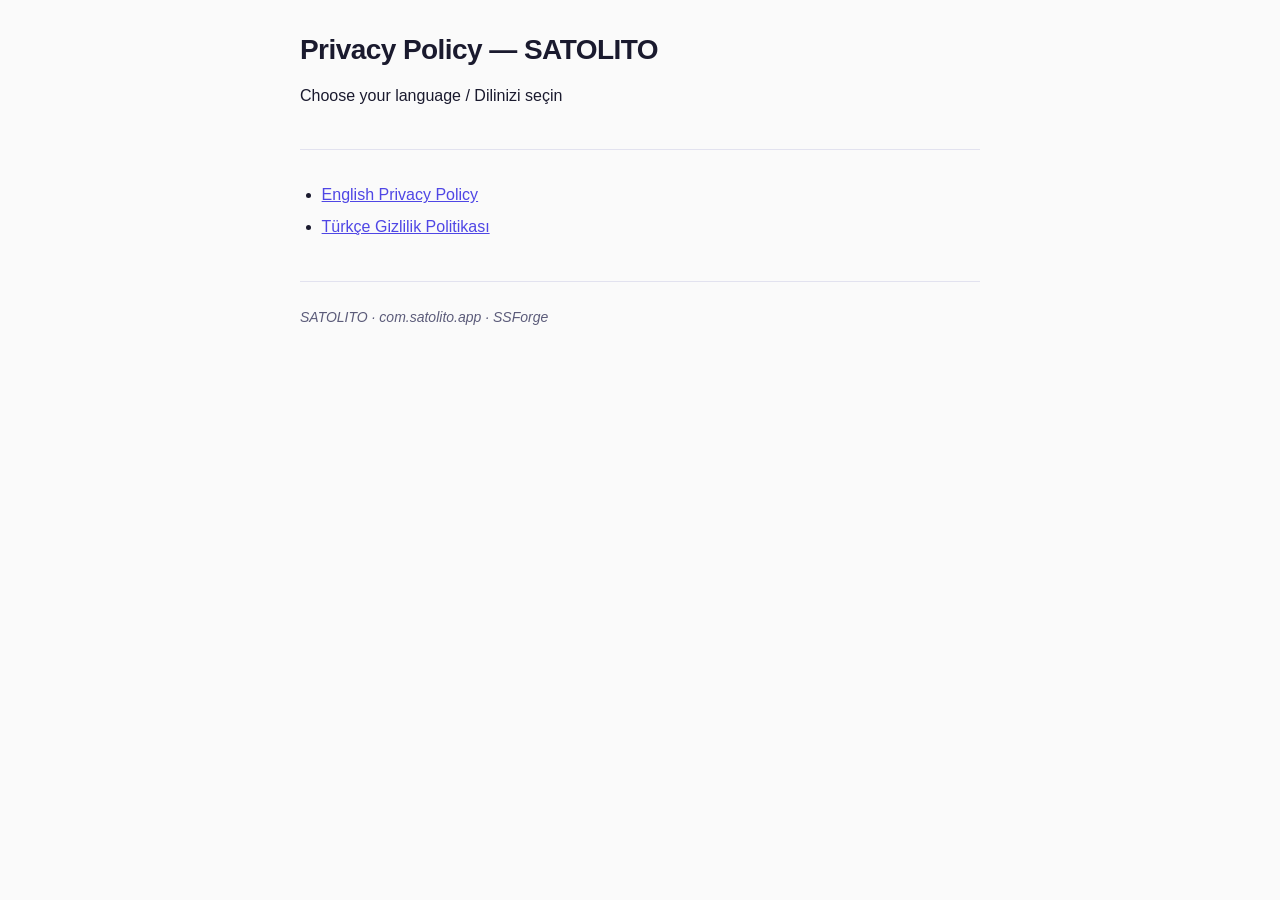
<file: docs/satolito/privacy-policy/index.html>
<!DOCTYPE html>
<html lang="en">
<head>
  <meta charset="utf-8">
  <meta name="viewport" content="width=device-width, initial-scale=1">
  <title>Privacy Policy — SATOLITO</title>
  <meta name="description" content="Privacy Policy for SATOLITO by SSForge.">
  <link rel="stylesheet" href="../../assets/style.css">
</head>
<body>
  <div class="wrapper">
    <header>
      <h1>Privacy Policy — SATOLITO</h1>
      <p>Choose your language / Dilinizi seçin</p>
    </header>
    <main>
      <ul>
        <li><a href="en/" lang="en">English Privacy Policy</a></li>
        <li><a href="tr/" lang="tr">Türkçe Gizlilik Politikası</a></li>
      </ul>
    </main>
    <footer>
      <p><em>SATOLITO · com.satolito.app · SSForge</em></p>
    </footer>
  </div>
</body>
</html>
</file>
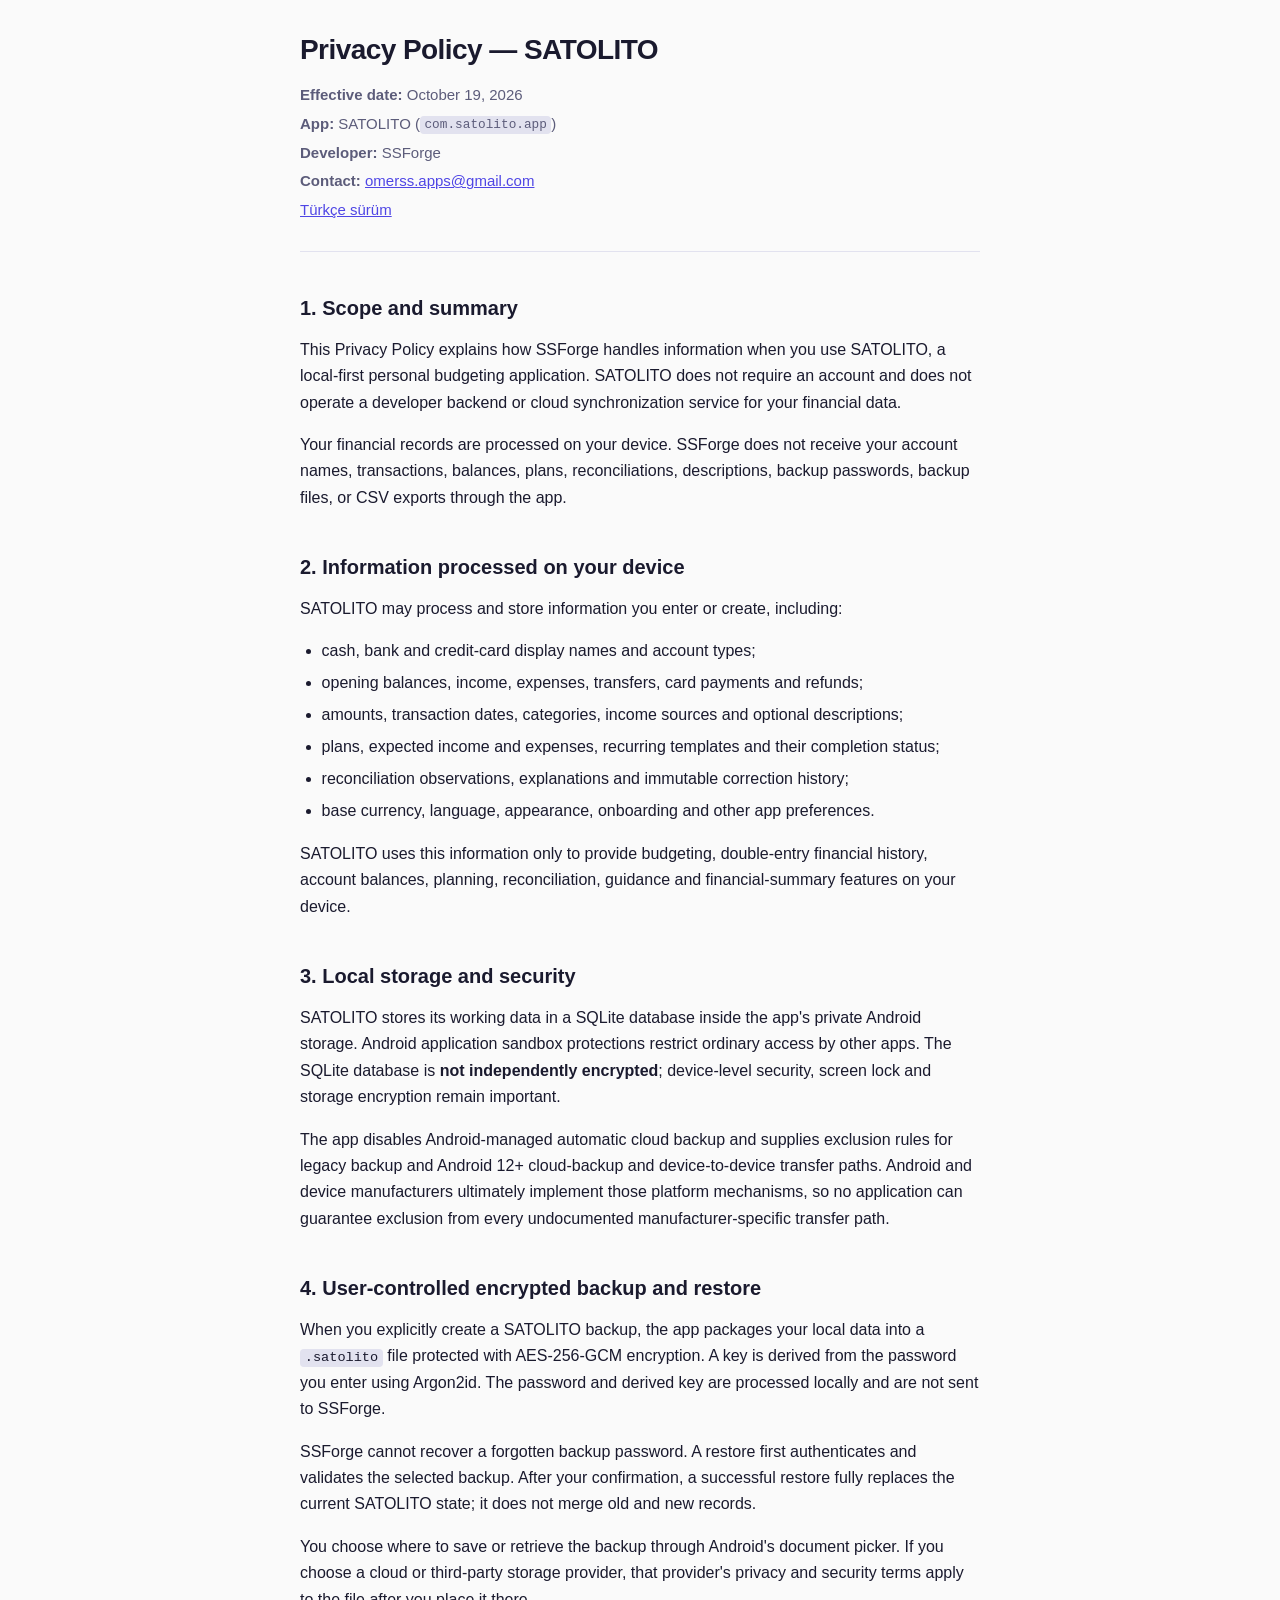
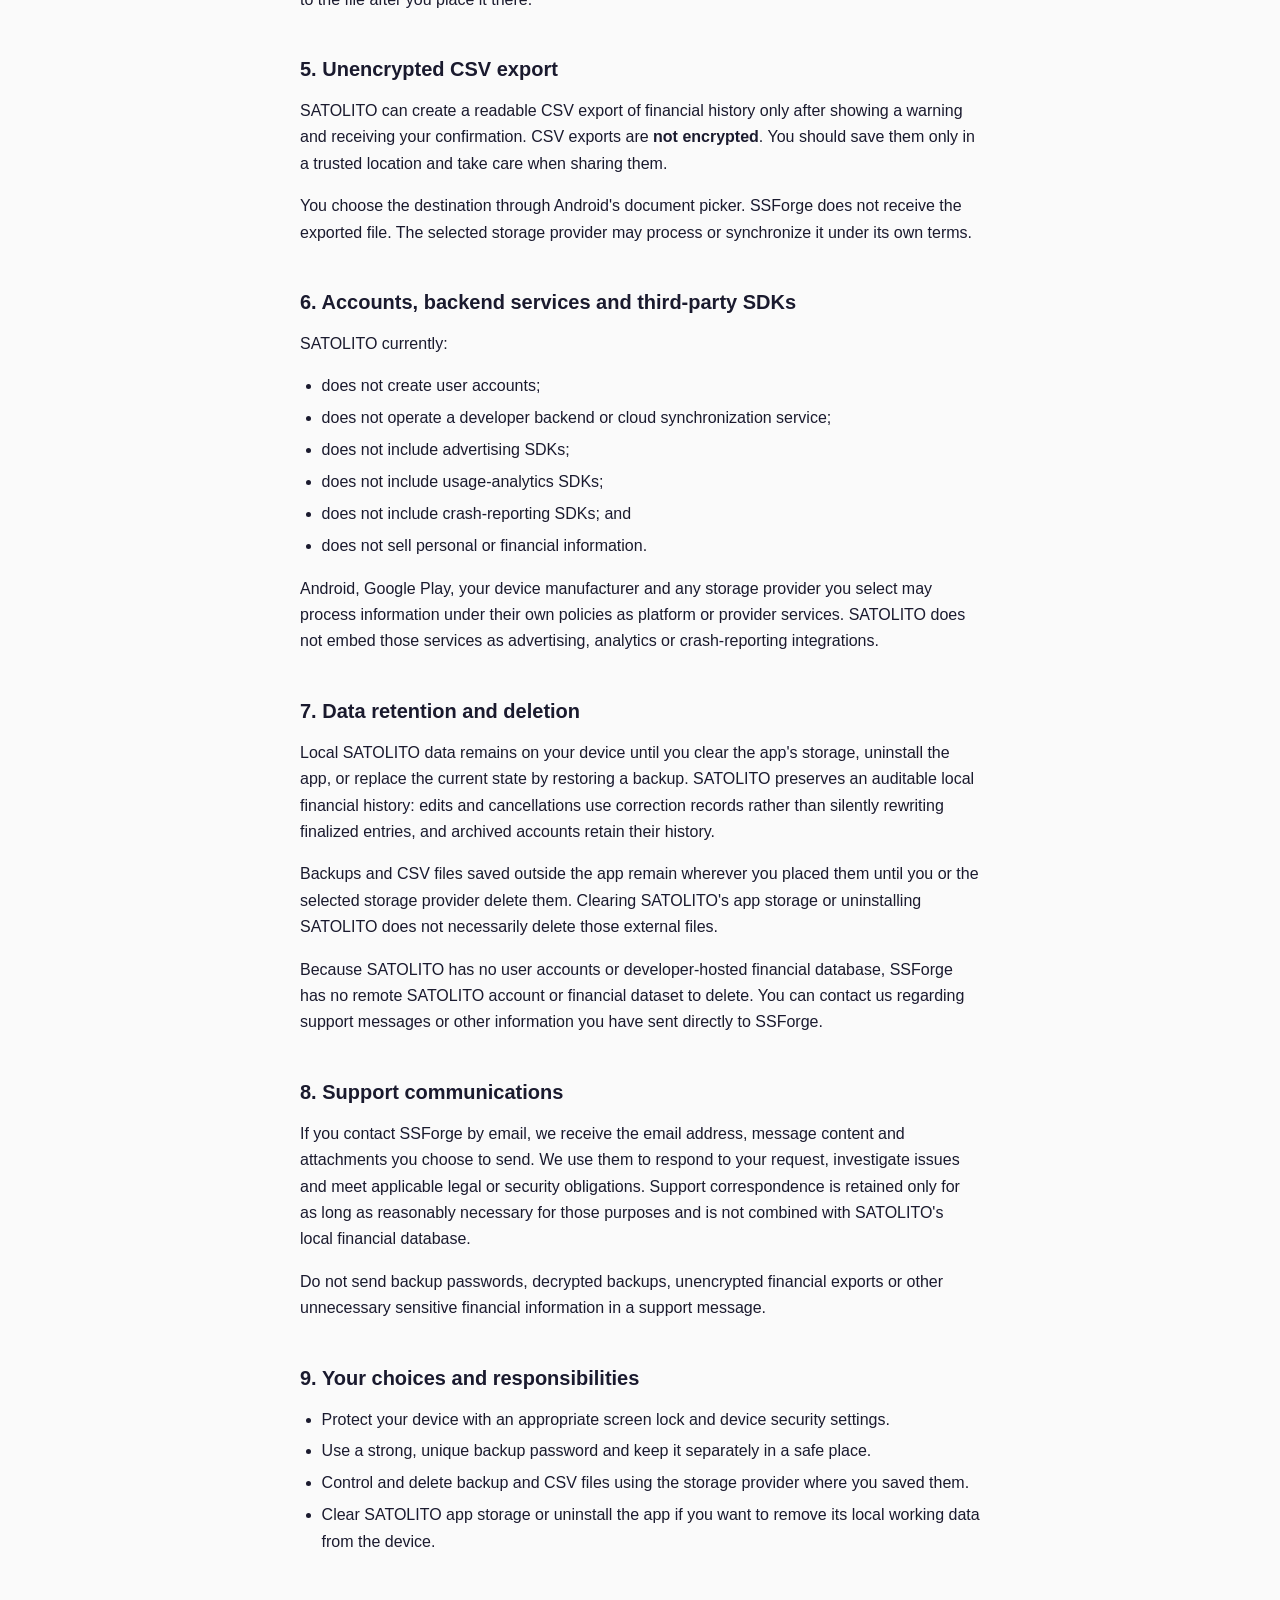
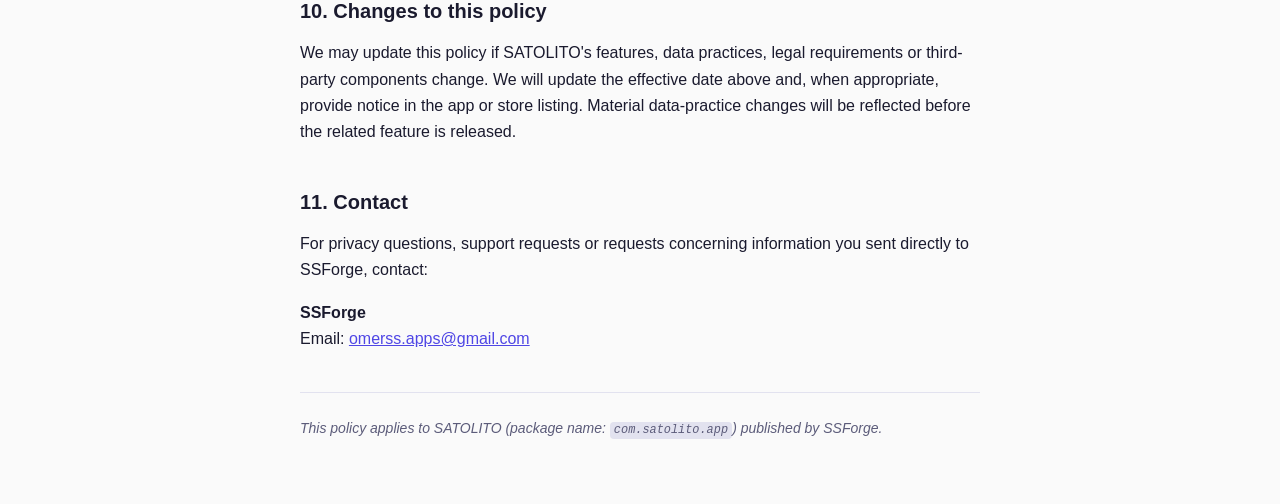
<file: docs/satolito/privacy-policy/en/index.html>
<!DOCTYPE html>
<html lang="en">
<head>
  <meta charset="utf-8">
  <meta name="viewport" content="width=device-width, initial-scale=1">
  <title>Privacy Policy — SATOLITO</title>
  <meta name="description" content="English Privacy Policy for SATOLITO by SSForge.">
  <link rel="stylesheet" href="../../../assets/style.css">
</head>
<body>
  <div class="wrapper">
    <header>
      <h1>Privacy Policy — SATOLITO</h1>
      <div class="meta">
        <p><strong>Effective date:</strong> October 19, 2026</p>
        <p><strong>App:</strong> SATOLITO (<code>com.satolito.app</code>)</p>
        <p><strong>Developer:</strong> SSForge</p>
        <p><strong>Contact:</strong> <a href="mailto:omerss.apps@gmail.com">omerss.apps@gmail.com</a></p>
        <p><a href="../tr/" lang="tr">Türkçe sürüm</a></p>
      </div>
    </header>

    <main>
      <h2>1. Scope and summary</h2>
      <p>This Privacy Policy explains how SSForge handles information when you use SATOLITO, a local-first personal budgeting application. SATOLITO does not require an account and does not operate a developer backend or cloud synchronization service for your financial data.</p>
      <p>Your financial records are processed on your device. SSForge does not receive your account names, transactions, balances, plans, reconciliations, descriptions, backup passwords, backup files, or CSV exports through the app.</p>

      <h2>2. Information processed on your device</h2>
      <p>SATOLITO may process and store information you enter or create, including:</p>
      <ul>
        <li>cash, bank and credit-card display names and account types;</li>
        <li>opening balances, income, expenses, transfers, card payments and refunds;</li>
        <li>amounts, transaction dates, categories, income sources and optional descriptions;</li>
        <li>plans, expected income and expenses, recurring templates and their completion status;</li>
        <li>reconciliation observations, explanations and immutable correction history;</li>
        <li>base currency, language, appearance, onboarding and other app preferences.</li>
      </ul>
      <p>SATOLITO uses this information only to provide budgeting, double-entry financial history, account balances, planning, reconciliation, guidance and financial-summary features on your device.</p>

      <h2>3. Local storage and security</h2>
      <p>SATOLITO stores its working data in a SQLite database inside the app's private Android storage. Android application sandbox protections restrict ordinary access by other apps. The SQLite database is <strong>not independently encrypted</strong>; device-level security, screen lock and storage encryption remain important.</p>
      <p>The app disables Android-managed automatic cloud backup and supplies exclusion rules for legacy backup and Android 12+ cloud-backup and device-to-device transfer paths. Android and device manufacturers ultimately implement those platform mechanisms, so no application can guarantee exclusion from every undocumented manufacturer-specific transfer path.</p>

      <h2>4. User-controlled encrypted backup and restore</h2>
      <p>When you explicitly create a SATOLITO backup, the app packages your local data into a <code>.satolito</code> file protected with AES-256-GCM encryption. A key is derived from the password you enter using Argon2id. The password and derived key are processed locally and are not sent to SSForge.</p>
      <p>SSForge cannot recover a forgotten backup password. A restore first authenticates and validates the selected backup. After your confirmation, a successful restore fully replaces the current SATOLITO state; it does not merge old and new records.</p>
      <p>You choose where to save or retrieve the backup through Android's document picker. If you choose a cloud or third-party storage provider, that provider's privacy and security terms apply to the file after you place it there.</p>

      <h2>5. Unencrypted CSV export</h2>
      <p>SATOLITO can create a readable CSV export of financial history only after showing a warning and receiving your confirmation. CSV exports are <strong>not encrypted</strong>. You should save them only in a trusted location and take care when sharing them.</p>
      <p>You choose the destination through Android's document picker. SSForge does not receive the exported file. The selected storage provider may process or synchronize it under its own terms.</p>

      <h2>6. Accounts, backend services and third-party SDKs</h2>
      <p>SATOLITO currently:</p>
      <ul>
        <li>does not create user accounts;</li>
        <li>does not operate a developer backend or cloud synchronization service;</li>
        <li>does not include advertising SDKs;</li>
        <li>does not include usage-analytics SDKs;</li>
        <li>does not include crash-reporting SDKs; and</li>
        <li>does not sell personal or financial information.</li>
      </ul>
      <p>Android, Google Play, your device manufacturer and any storage provider you select may process information under their own policies as platform or provider services. SATOLITO does not embed those services as advertising, analytics or crash-reporting integrations.</p>

      <h2>7. Data retention and deletion</h2>
      <p>Local SATOLITO data remains on your device until you clear the app's storage, uninstall the app, or replace the current state by restoring a backup. SATOLITO preserves an auditable local financial history: edits and cancellations use correction records rather than silently rewriting finalized entries, and archived accounts retain their history.</p>
      <p>Backups and CSV files saved outside the app remain wherever you placed them until you or the selected storage provider delete them. Clearing SATOLITO's app storage or uninstalling SATOLITO does not necessarily delete those external files.</p>
      <p>Because SATOLITO has no user accounts or developer-hosted financial database, SSForge has no remote SATOLITO account or financial dataset to delete. You can contact us regarding support messages or other information you have sent directly to SSForge.</p>

      <h2>8. Support communications</h2>
      <p>If you contact SSForge by email, we receive the email address, message content and attachments you choose to send. We use them to respond to your request, investigate issues and meet applicable legal or security obligations. Support correspondence is retained only for as long as reasonably necessary for those purposes and is not combined with SATOLITO's local financial database.</p>
      <p>Do not send backup passwords, decrypted backups, unencrypted financial exports or other unnecessary sensitive financial information in a support message.</p>

      <h2>9. Your choices and responsibilities</h2>
      <ul>
        <li>Protect your device with an appropriate screen lock and device security settings.</li>
        <li>Use a strong, unique backup password and keep it separately in a safe place.</li>
        <li>Control and delete backup and CSV files using the storage provider where you saved them.</li>
        <li>Clear SATOLITO app storage or uninstall the app if you want to remove its local working data from the device.</li>
      </ul>

      <h2>10. Changes to this policy</h2>
      <p>We may update this policy if SATOLITO's features, data practices, legal requirements or third-party components change. We will update the effective date above and, when appropriate, provide notice in the app or store listing. Material data-practice changes will be reflected before the related feature is released.</p>

      <h2>11. Contact</h2>
      <p>For privacy questions, support requests or requests concerning information you sent directly to SSForge, contact:</p>
      <p><strong>SSForge</strong><br>
      Email: <a href="mailto:omerss.apps@gmail.com">omerss.apps@gmail.com</a></p>
    </main>

    <footer>
      <p><em>This policy applies to SATOLITO (package name: <code>com.satolito.app</code>) published by SSForge.</em></p>
    </footer>
  </div>
</body>
</html>
</file>
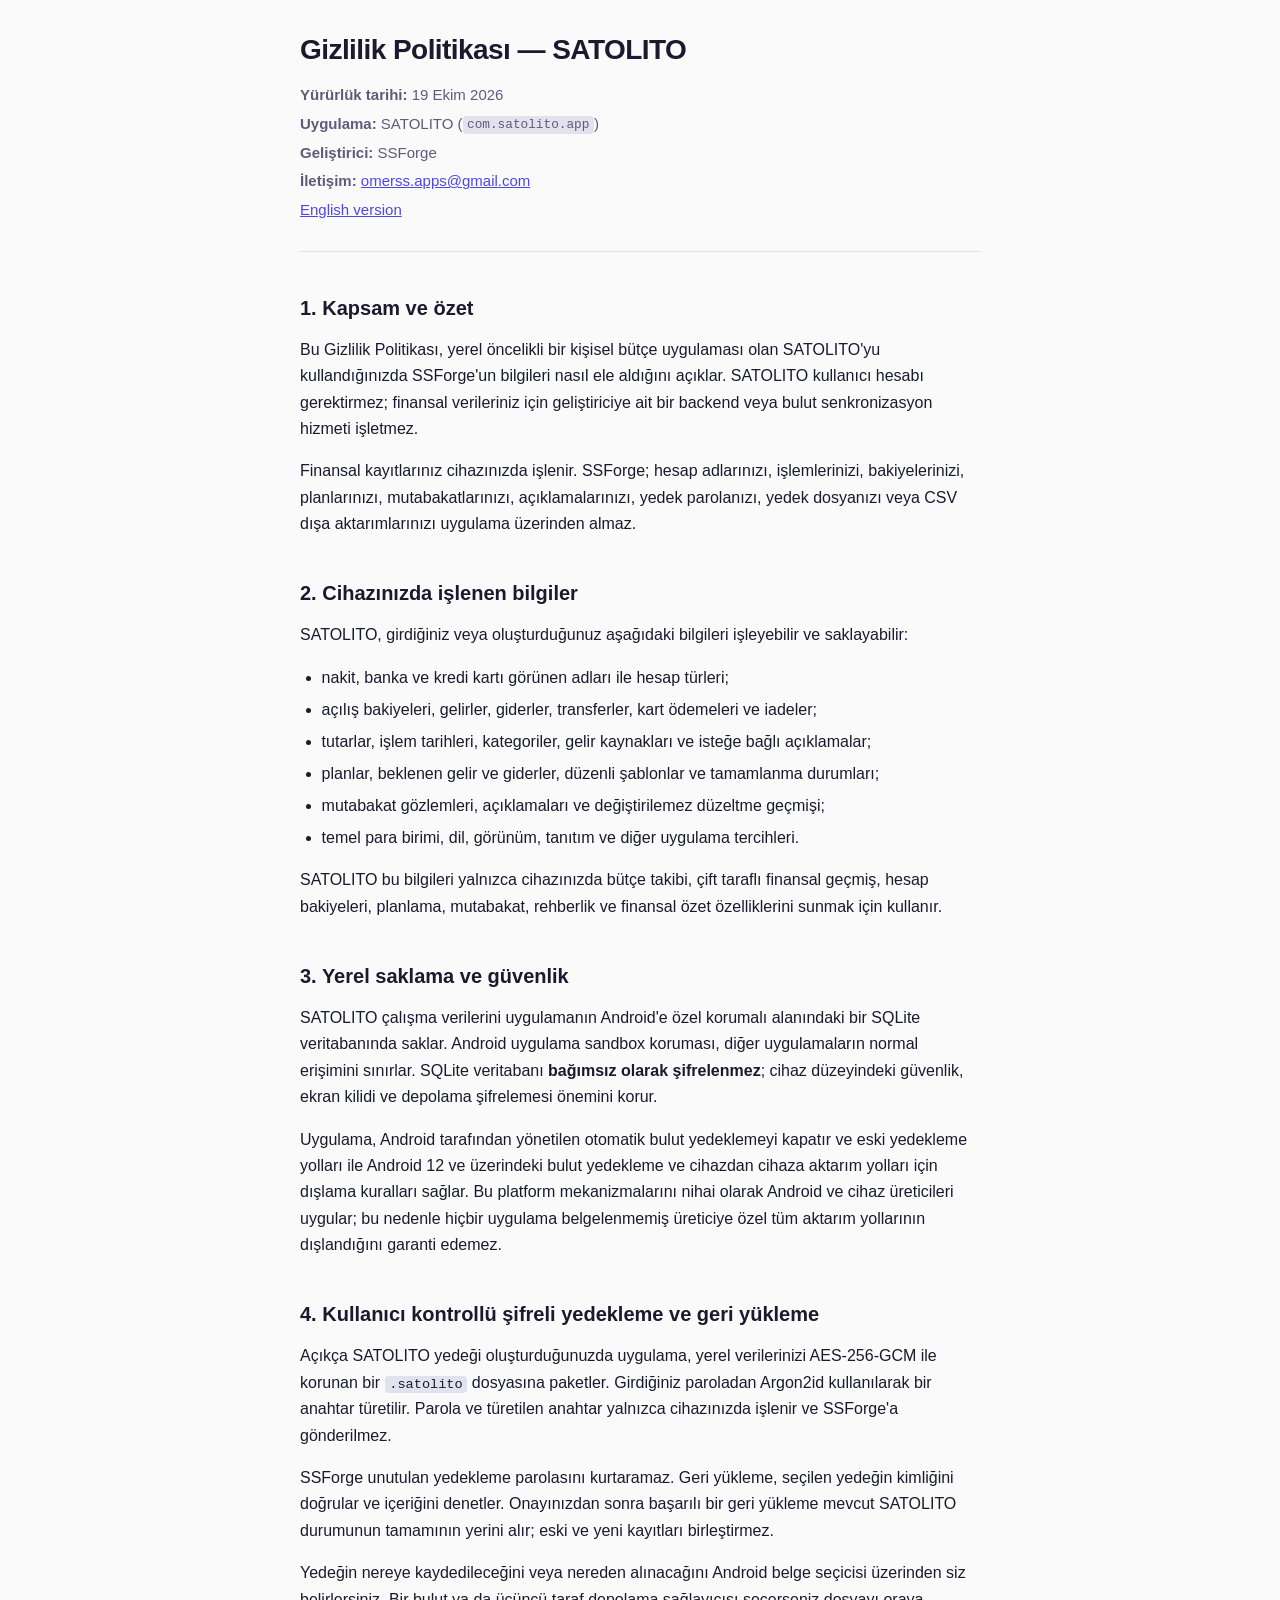
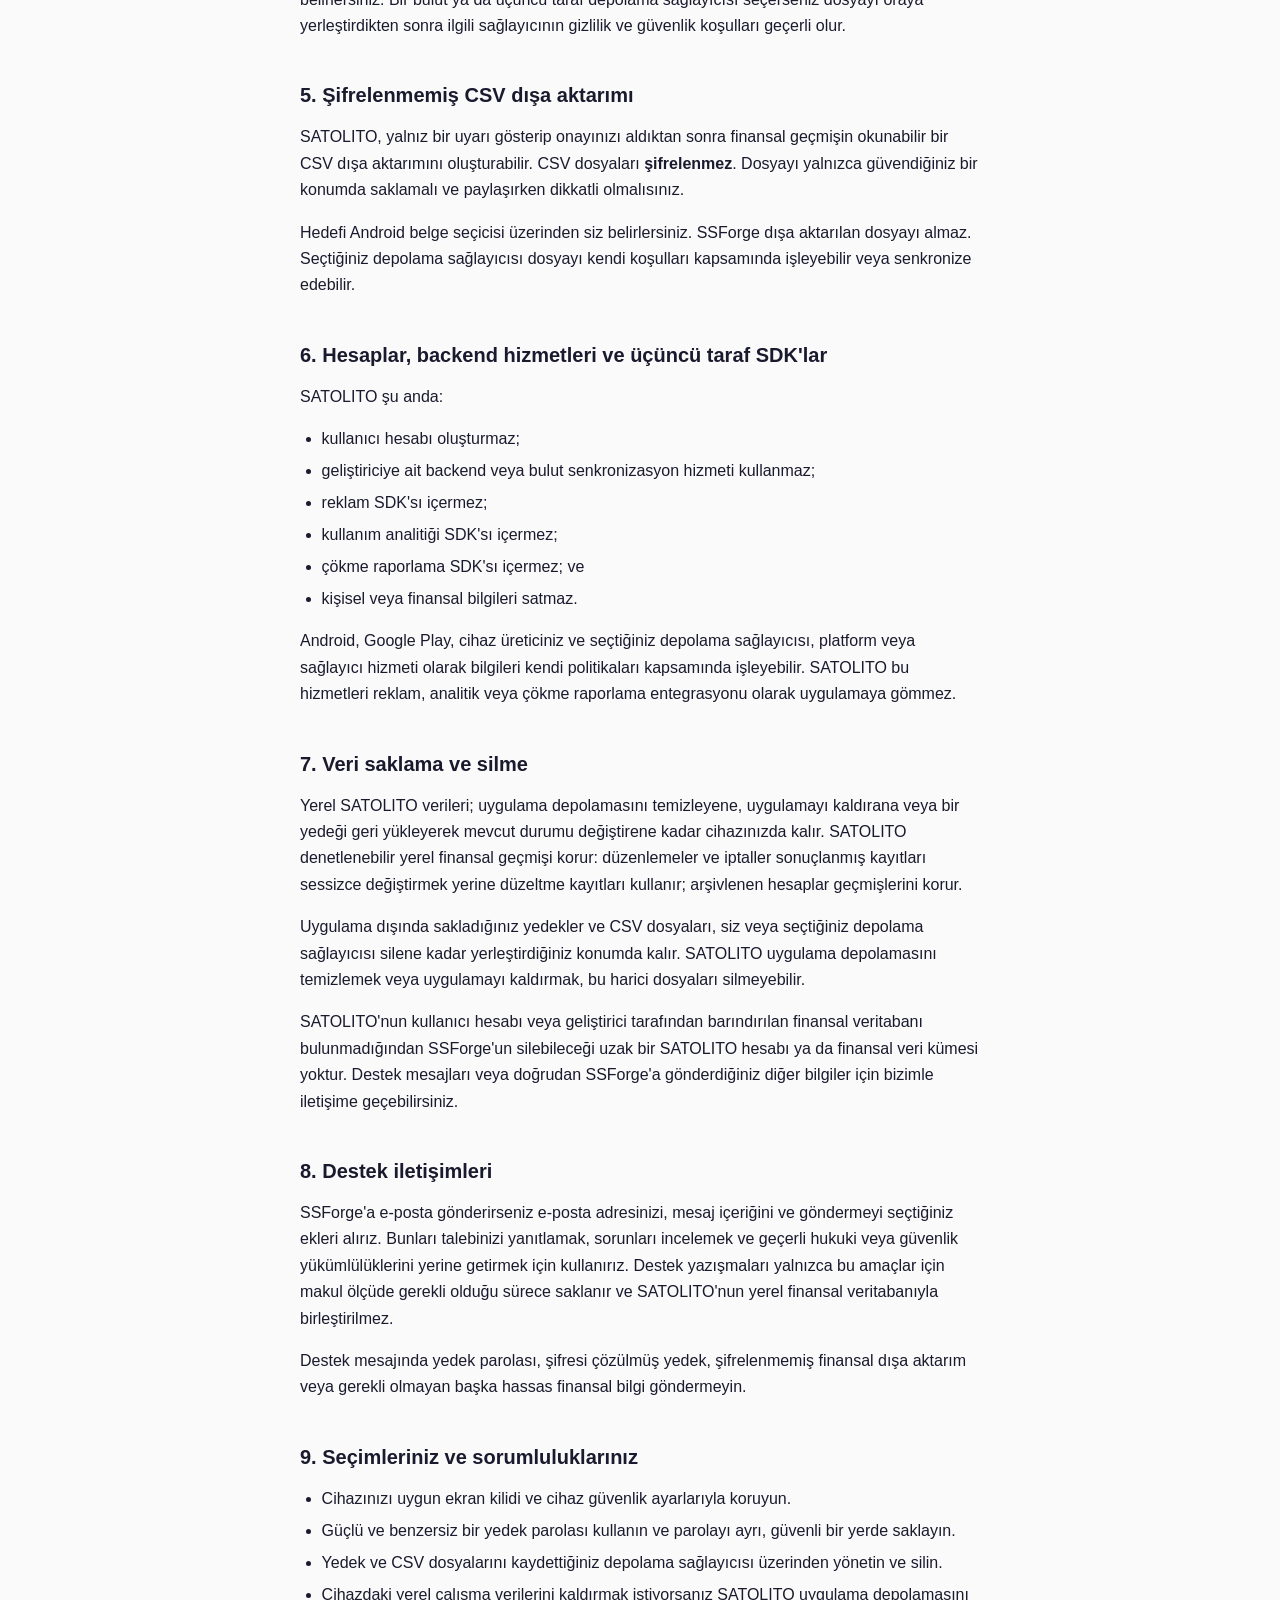
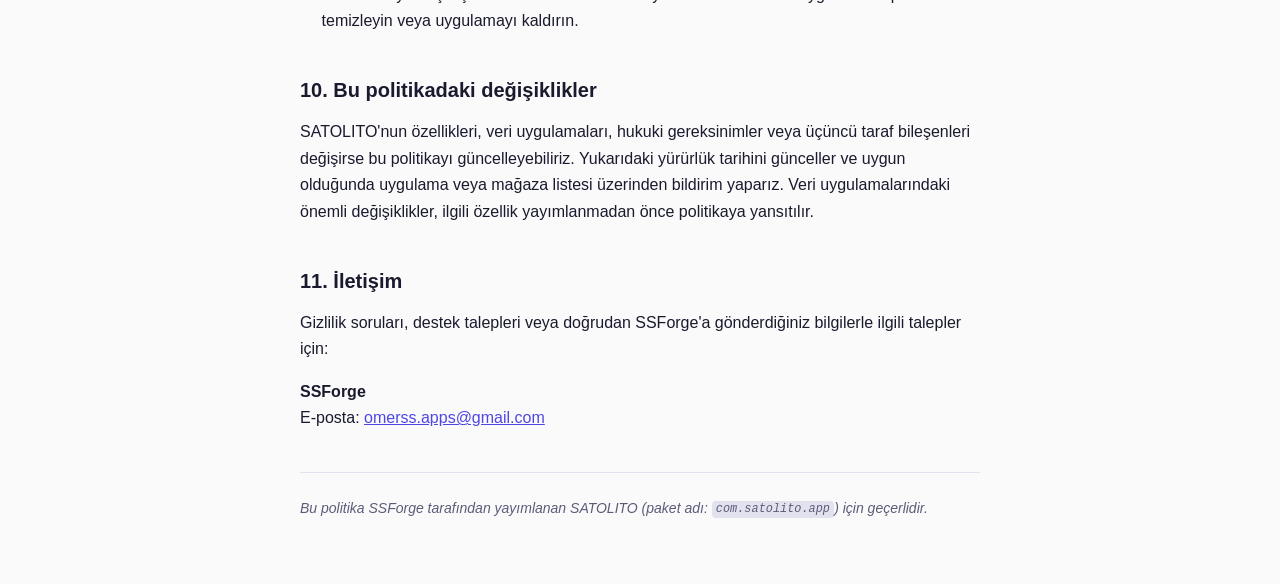
<file: docs/satolito/privacy-policy/tr/index.html>
<!DOCTYPE html>
<html lang="tr">
<head>
  <meta charset="utf-8">
  <meta name="viewport" content="width=device-width, initial-scale=1">
  <title>Gizlilik Politikası — SATOLITO</title>
  <meta name="description" content="SSForge tarafından yayımlanan SATOLITO Gizlilik Politikası.">
  <link rel="stylesheet" href="../../../assets/style.css">
</head>
<body>
  <div class="wrapper">
    <header>
      <h1>Gizlilik Politikası — SATOLITO</h1>
      <div class="meta">
        <p><strong>Yürürlük tarihi:</strong> 19 Ekim 2026</p>
        <p><strong>Uygulama:</strong> SATOLITO (<code>com.satolito.app</code>)</p>
        <p><strong>Geliştirici:</strong> SSForge</p>
        <p><strong>İletişim:</strong> <a href="mailto:omerss.apps@gmail.com">omerss.apps@gmail.com</a></p>
        <p><a href="../en/" lang="en">English version</a></p>
      </div>
    </header>

    <main>
      <h2>1. Kapsam ve özet</h2>
      <p>Bu Gizlilik Politikası, yerel öncelikli bir kişisel bütçe uygulaması olan SATOLITO'yu kullandığınızda SSForge'un bilgileri nasıl ele aldığını açıklar. SATOLITO kullanıcı hesabı gerektirmez; finansal verileriniz için geliştiriciye ait bir backend veya bulut senkronizasyon hizmeti işletmez.</p>
      <p>Finansal kayıtlarınız cihazınızda işlenir. SSForge; hesap adlarınızı, işlemlerinizi, bakiyelerinizi, planlarınızı, mutabakatlarınızı, açıklamalarınızı, yedek parolanızı, yedek dosyanızı veya CSV dışa aktarımlarınızı uygulama üzerinden almaz.</p>

      <h2>2. Cihazınızda işlenen bilgiler</h2>
      <p>SATOLITO, girdiğiniz veya oluşturduğunuz aşağıdaki bilgileri işleyebilir ve saklayabilir:</p>
      <ul>
        <li>nakit, banka ve kredi kartı görünen adları ile hesap türleri;</li>
        <li>açılış bakiyeleri, gelirler, giderler, transferler, kart ödemeleri ve iadeler;</li>
        <li>tutarlar, işlem tarihleri, kategoriler, gelir kaynakları ve isteğe bağlı açıklamalar;</li>
        <li>planlar, beklenen gelir ve giderler, düzenli şablonlar ve tamamlanma durumları;</li>
        <li>mutabakat gözlemleri, açıklamaları ve değiştirilemez düzeltme geçmişi;</li>
        <li>temel para birimi, dil, görünüm, tanıtım ve diğer uygulama tercihleri.</li>
      </ul>
      <p>SATOLITO bu bilgileri yalnızca cihazınızda bütçe takibi, çift taraflı finansal geçmiş, hesap bakiyeleri, planlama, mutabakat, rehberlik ve finansal özet özelliklerini sunmak için kullanır.</p>

      <h2>3. Yerel saklama ve güvenlik</h2>
      <p>SATOLITO çalışma verilerini uygulamanın Android'e özel korumalı alanındaki bir SQLite veritabanında saklar. Android uygulama sandbox koruması, diğer uygulamaların normal erişimini sınırlar. SQLite veritabanı <strong>bağımsız olarak şifrelenmez</strong>; cihaz düzeyindeki güvenlik, ekran kilidi ve depolama şifrelemesi önemini korur.</p>
      <p>Uygulama, Android tarafından yönetilen otomatik bulut yedeklemeyi kapatır ve eski yedekleme yolları ile Android 12 ve üzerindeki bulut yedekleme ve cihazdan cihaza aktarım yolları için dışlama kuralları sağlar. Bu platform mekanizmalarını nihai olarak Android ve cihaz üreticileri uygular; bu nedenle hiçbir uygulama belgelenmemiş üreticiye özel tüm aktarım yollarının dışlandığını garanti edemez.</p>

      <h2>4. Kullanıcı kontrollü şifreli yedekleme ve geri yükleme</h2>
      <p>Açıkça SATOLITO yedeği oluşturduğunuzda uygulama, yerel verilerinizi AES-256-GCM ile korunan bir <code>.satolito</code> dosyasına paketler. Girdiğiniz paroladan Argon2id kullanılarak bir anahtar türetilir. Parola ve türetilen anahtar yalnızca cihazınızda işlenir ve SSForge'a gönderilmez.</p>
      <p>SSForge unutulan yedekleme parolasını kurtaramaz. Geri yükleme, seçilen yedeğin kimliğini doğrular ve içeriğini denetler. Onayınızdan sonra başarılı bir geri yükleme mevcut SATOLITO durumunun tamamının yerini alır; eski ve yeni kayıtları birleştirmez.</p>
      <p>Yedeğin nereye kaydedileceğini veya nereden alınacağını Android belge seçicisi üzerinden siz belirlersiniz. Bir bulut ya da üçüncü taraf depolama sağlayıcısı seçerseniz dosyayı oraya yerleştirdikten sonra ilgili sağlayıcının gizlilik ve güvenlik koşulları geçerli olur.</p>

      <h2>5. Şifrelenmemiş CSV dışa aktarımı</h2>
      <p>SATOLITO, yalnız bir uyarı gösterip onayınızı aldıktan sonra finansal geçmişin okunabilir bir CSV dışa aktarımını oluşturabilir. CSV dosyaları <strong>şifrelenmez</strong>. Dosyayı yalnızca güvendiğiniz bir konumda saklamalı ve paylaşırken dikkatli olmalısınız.</p>
      <p>Hedefi Android belge seçicisi üzerinden siz belirlersiniz. SSForge dışa aktarılan dosyayı almaz. Seçtiğiniz depolama sağlayıcısı dosyayı kendi koşulları kapsamında işleyebilir veya senkronize edebilir.</p>

      <h2>6. Hesaplar, backend hizmetleri ve üçüncü taraf SDK'lar</h2>
      <p>SATOLITO şu anda:</p>
      <ul>
        <li>kullanıcı hesabı oluşturmaz;</li>
        <li>geliştiriciye ait backend veya bulut senkronizasyon hizmeti kullanmaz;</li>
        <li>reklam SDK'sı içermez;</li>
        <li>kullanım analitiği SDK'sı içermez;</li>
        <li>çökme raporlama SDK'sı içermez; ve</li>
        <li>kişisel veya finansal bilgileri satmaz.</li>
      </ul>
      <p>Android, Google Play, cihaz üreticiniz ve seçtiğiniz depolama sağlayıcısı, platform veya sağlayıcı hizmeti olarak bilgileri kendi politikaları kapsamında işleyebilir. SATOLITO bu hizmetleri reklam, analitik veya çökme raporlama entegrasyonu olarak uygulamaya gömmez.</p>

      <h2>7. Veri saklama ve silme</h2>
      <p>Yerel SATOLITO verileri; uygulama depolamasını temizleyene, uygulamayı kaldırana veya bir yedeği geri yükleyerek mevcut durumu değiştirene kadar cihazınızda kalır. SATOLITO denetlenebilir yerel finansal geçmişi korur: düzenlemeler ve iptaller sonuçlanmış kayıtları sessizce değiştirmek yerine düzeltme kayıtları kullanır; arşivlenen hesaplar geçmişlerini korur.</p>
      <p>Uygulama dışında sakladığınız yedekler ve CSV dosyaları, siz veya seçtiğiniz depolama sağlayıcısı silene kadar yerleştirdiğiniz konumda kalır. SATOLITO uygulama depolamasını temizlemek veya uygulamayı kaldırmak, bu harici dosyaları silmeyebilir.</p>
      <p>SATOLITO'nun kullanıcı hesabı veya geliştirici tarafından barındırılan finansal veritabanı bulunmadığından SSForge'un silebileceği uzak bir SATOLITO hesabı ya da finansal veri kümesi yoktur. Destek mesajları veya doğrudan SSForge'a gönderdiğiniz diğer bilgiler için bizimle iletişime geçebilirsiniz.</p>

      <h2>8. Destek iletişimleri</h2>
      <p>SSForge'a e-posta gönderirseniz e-posta adresinizi, mesaj içeriğini ve göndermeyi seçtiğiniz ekleri alırız. Bunları talebinizi yanıtlamak, sorunları incelemek ve geçerli hukuki veya güvenlik yükümlülüklerini yerine getirmek için kullanırız. Destek yazışmaları yalnızca bu amaçlar için makul ölçüde gerekli olduğu sürece saklanır ve SATOLITO'nun yerel finansal veritabanıyla birleştirilmez.</p>
      <p>Destek mesajında yedek parolası, şifresi çözülmüş yedek, şifrelenmemiş finansal dışa aktarım veya gerekli olmayan başka hassas finansal bilgi göndermeyin.</p>

      <h2>9. Seçimleriniz ve sorumluluklarınız</h2>
      <ul>
        <li>Cihazınızı uygun ekran kilidi ve cihaz güvenlik ayarlarıyla koruyun.</li>
        <li>Güçlü ve benzersiz bir yedek parolası kullanın ve parolayı ayrı, güvenli bir yerde saklayın.</li>
        <li>Yedek ve CSV dosyalarını kaydettiğiniz depolama sağlayıcısı üzerinden yönetin ve silin.</li>
        <li>Cihazdaki yerel çalışma verilerini kaldırmak istiyorsanız SATOLITO uygulama depolamasını temizleyin veya uygulamayı kaldırın.</li>
      </ul>

      <h2>10. Bu politikadaki değişiklikler</h2>
      <p>SATOLITO'nun özellikleri, veri uygulamaları, hukuki gereksinimler veya üçüncü taraf bileşenleri değişirse bu politikayı güncelleyebiliriz. Yukarıdaki yürürlük tarihini günceller ve uygun olduğunda uygulama veya mağaza listesi üzerinden bildirim yaparız. Veri uygulamalarındaki önemli değişiklikler, ilgili özellik yayımlanmadan önce politikaya yansıtılır.</p>

      <h2>11. İletişim</h2>
      <p>Gizlilik soruları, destek talepleri veya doğrudan SSForge'a gönderdiğiniz bilgilerle ilgili talepler için:</p>
      <p><strong>SSForge</strong><br>
      E-posta: <a href="mailto:omerss.apps@gmail.com">omerss.apps@gmail.com</a></p>
    </main>

    <footer>
      <p><em>Bu politika SSForge tarafından yayımlanan SATOLITO (paket adı: <code>com.satolito.app</code>) için geçerlidir.</em></p>
    </footer>
  </div>
</body>
</html>
</file>
<file: docs/assets/style.css>
:root {
  color-scheme: light dark;
  --bg: #fafafa;
  --text: #1a1a2e;
  --muted: #5c5c7a;
  --border: #e2e2ef;
  --accent: #4f46e5;
  --card: #ffffff;
}

@media (prefers-color-scheme: dark) {
  :root {
    --bg: #0f1117;
    --text: #eef0f6;
    --muted: #a8adc4;
    --border: #2a2d3a;
    --accent: #818cf8;
    --card: #171923;
  }
}

* {
  box-sizing: border-box;
}

body {
  margin: 0;
  font-family: -apple-system, BlinkMacSystemFont, "Segoe UI", Roboto, Helvetica, Arial, sans-serif;
  font-size: 1rem;
  line-height: 1.65;
  color: var(--text);
  background: var(--bg);
}

.wrapper {
  max-width: 720px;
  margin: 0 auto;
  padding: 2rem 1.25rem 3rem;
}

header {
  margin-bottom: 2rem;
  padding-bottom: 1.5rem;
  border-bottom: 1px solid var(--border);
}

h1 {
  font-size: 1.75rem;
  font-weight: 700;
  line-height: 1.25;
  margin: 0 0 1rem;
  letter-spacing: -0.02em;
}

.meta {
  font-size: 0.9375rem;
  color: var(--muted);
  margin: 0;
}

.meta p {
  margin: 0.25rem 0;
}

.meta a {
  color: var(--accent);
}

h2 {
  font-size: 1.25rem;
  font-weight: 600;
  margin: 2rem 0 0.75rem;
  padding-top: 0.5rem;
}

p {
  margin: 0 0 1rem;
}

ul {
  margin: 0 0 1rem;
  padding-left: 1.35rem;
}

li {
  margin-bottom: 0.35rem;
}

a {
  color: var(--accent);
}

strong {
  font-weight: 600;
}

hr {
  border: none;
  border-top: 1px solid var(--border);
  margin: 2rem 0;
}

.table-wrap {
  overflow-x: auto;
  margin: 1rem 0 1.25rem;
  -webkit-overflow-scrolling: touch;
}

table {
  width: 100%;
  border-collapse: collapse;
  font-size: 0.875rem;
  background: var(--card);
  border: 1px solid var(--border);
  border-radius: 8px;
  overflow: hidden;
}

th,
td {
  padding: 0.65rem 0.75rem;
  text-align: left;
  vertical-align: top;
  border-bottom: 1px solid var(--border);
}

th {
  font-weight: 600;
  background: var(--border);
}

tr:last-child td {
  border-bottom: none;
}

footer {
  margin-top: 2.5rem;
  padding-top: 1.5rem;
  border-top: 1px solid var(--border);
  font-size: 0.875rem;
  color: var(--muted);
}

footer em {
  font-style: italic;
}

code {
  font-family: ui-monospace, SFMono-Regular, Menlo, Consolas, monospace;
  font-size: 0.85em;
  padding: 0.1em 0.35em;
  border-radius: 4px;
  background: var(--border);
}
</file>
